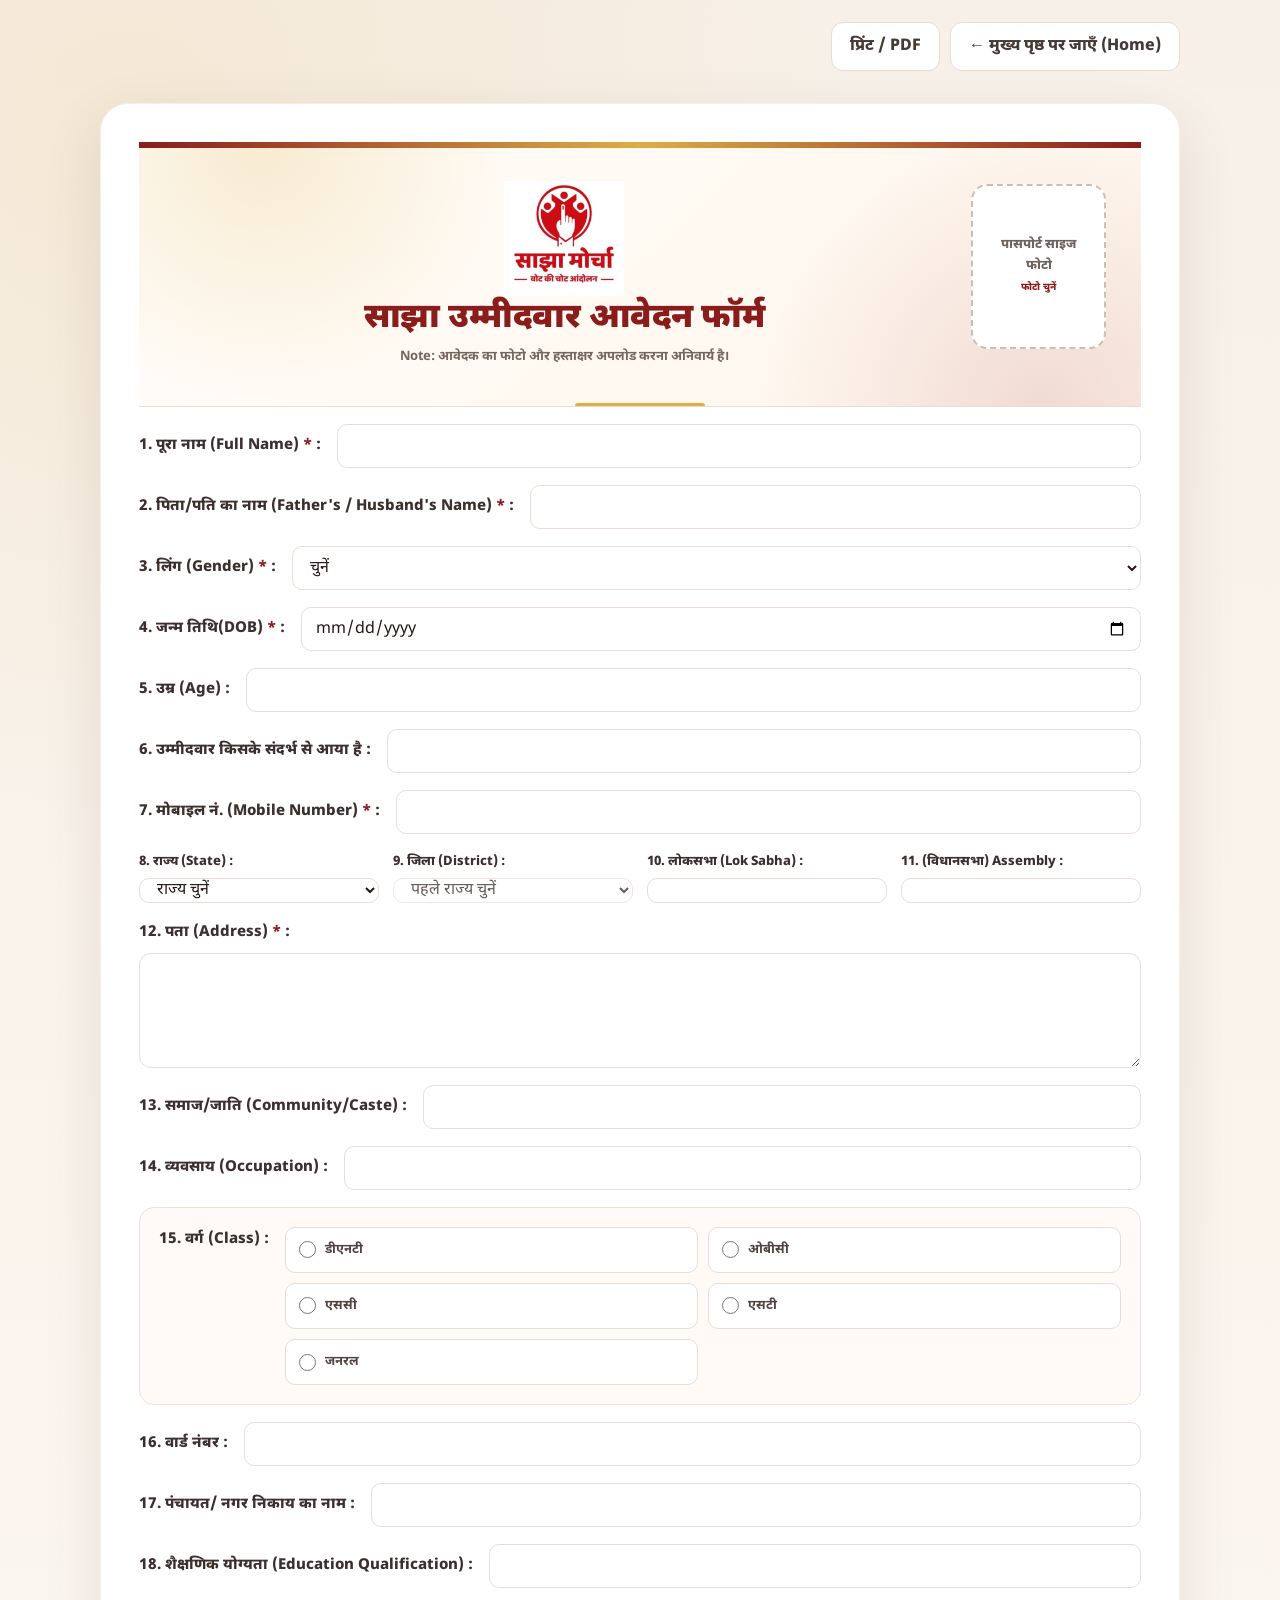
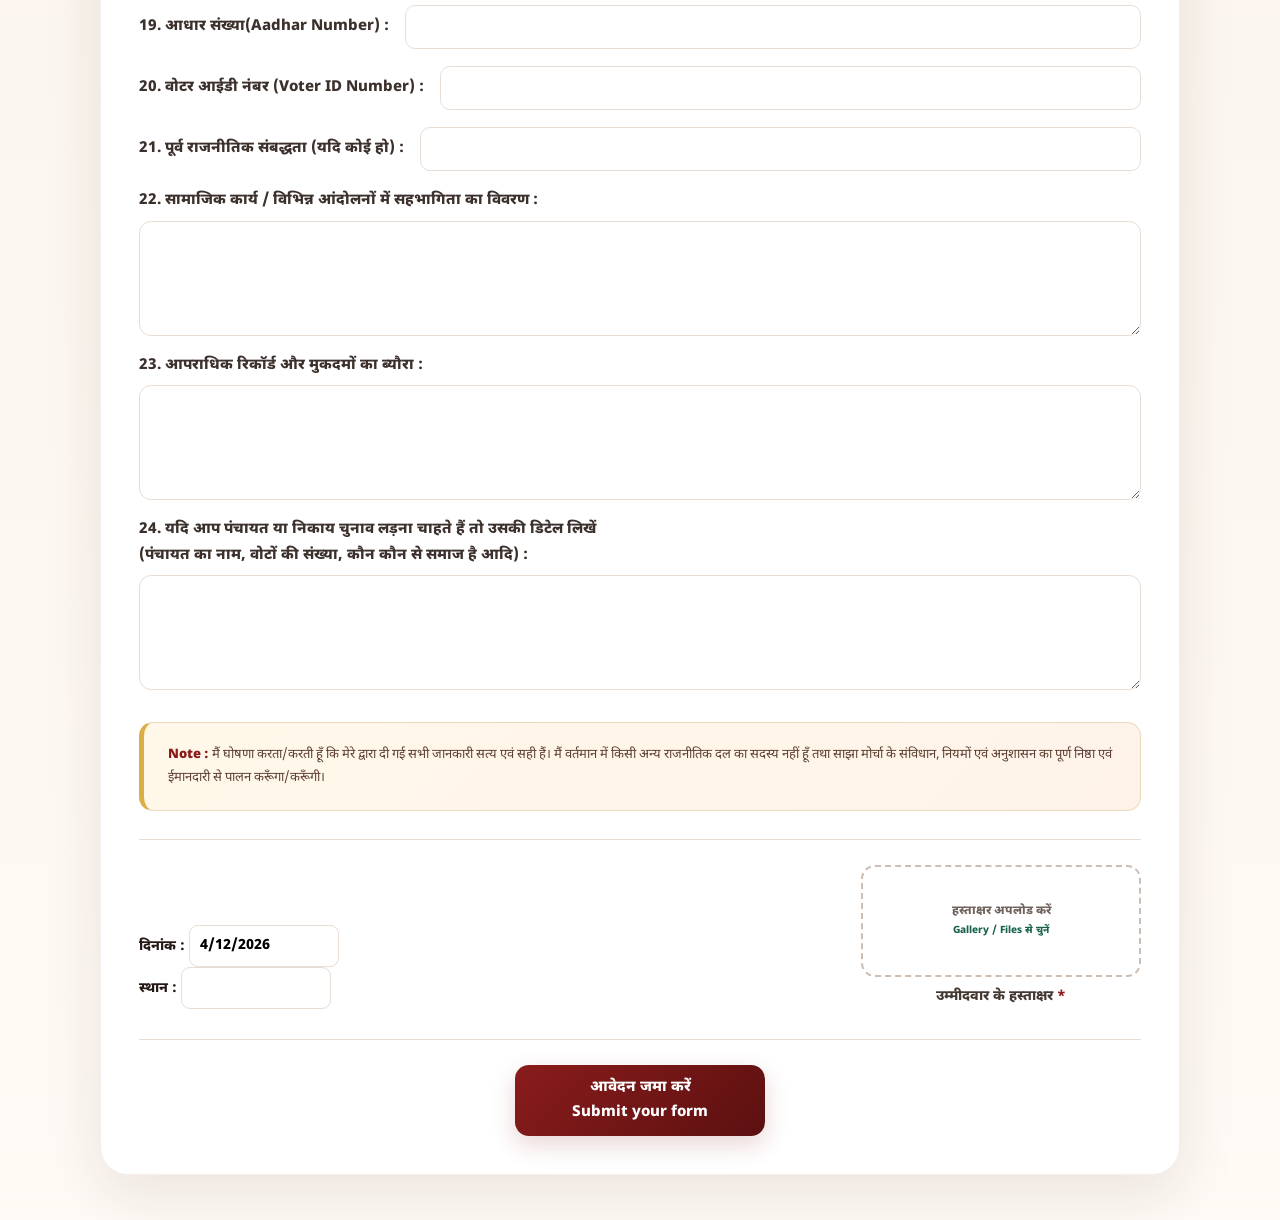
<file: sajha-ummidwar.html>
<!DOCTYPE html>
<html lang="hi">

<head>
    <meta charset="UTF-8">

    <meta
        name="description"
        content="साझा मोर्चा — साझा उम्मीदवार डेमो फॉर्म">
        <meta name="viewport" content="width=device-width, initial-scale=1.0">

    <title>
        साझा उम्मीदवार | आवेदन फॉर्म |
    </title>
      <link rel="icon"
          type="image/png"
          href="./favicon.jpeg">

        <link rel="stylesheet" href="./assets/form.css">

</head>


<body>

</head>

<body>
<div class="actions">
    <button class="btn btn-secondary" type="button" onclick="window.print()">प्रिंट / PDF</button>
    <a href="/index.html" class="btn btn-secondary">← मुख्य पृष्ठ पर जाएँ (Home)</a>
</div>

<div class="status" id="status">
    आवेदन तैयार है। जानकारी सर्वर पर भेजी गई है।
</div>

<main class="page">

<form
    id="candidateForm"
    action="https://formsubmit.co/morchasajha@gmail.com"
    method="POST"
    enctype="multipart/form-data">
    <!-- FormSubmit settings -->
    <input type="hidden" name="_subject" value="नया साझा मोर्चा आवेदन">
    <input type="hidden" name="_template" value="table">
    <input type="hidden" name="_captcha" value="false">
    <input type="hidden" id="candidateId" name="candidate_id">

    <!-- FormSubmit requires an absolute HTTPS redirect URL.
         JavaScript below sets this automatically from the live website URL. -->
   <input
    type="hidden"
    name="_next"
    id="formSubmitNext"
    value="https://sajhamorcha.in/thankyou.html">
    

    <!-- Honeypot spam protection -->
    <input type="text"
           name="_honey"
           tabindex="-1"
           autocomplete="off"
           style="display:none">

<header class="form-header">

    <img src="./pictures/logo.jpeg" alt="साझा मोर्चा लोगो" class="logo">

    <h1 class="form-title">साझा उम्मीदवार आवेदन फॉर्म</h1>
    <p class="form-subtitle"> <b> Note: आवेदक का फोटो और हस्ताक्षर अपलोड करना अनिवार्य है। </b> </p>

    <label class="photo-upload" for="photo">
        <span id="photoText">पासपोर्ट साइज<br>फोटो<br><small>फोटो चुनें</small></span>
        <img id="photoPreview" alt="उम्मीदवार की फोटो">
    </label>

    <input id="photo" name="photo" type="file" accept="image/jpeg,image/png,image/webp" required>

</header>


<!-- 1 -->
<div class="form-row">
    <label class="form-label" for="fullName">
        1. पूरा नाम (Full Name) <span class="required">*</span> :
    </label>
    <input class="line-input" id="fullName" name="fullName" required autocomplete="name">
</div>

<!-- 2 -->
<div class="form-row">
    <label class="form-label" for="parentName">
        2. पिता/पति का नाम (Father's / Husband's Name) <span class="required">*</span> :
    </label>
    <input class="line-input" id="parentName" name="parentName" required>
</div>

<!-- 3 -->
<div class="form-row">
    <label class="form-label" for="gender">
        3. लिंग (Gender) <span class="required">*</span> :
    </label>
    <select class="inline-select" id="gender" name="gender" required>
        <option value="">चुनें</option>
        <option>पुरुष</option>
        <option>महिला</option>
        <option>अन्य</option>
    </select>
</div>



<!-- DATE OF BIRTH -->
<div class="form-row">
    <label class="form-label" for="dob">
        4. जन्म तिथि(DOB) <span class="required">*</span> :
    </label>

    <input
        class="line-input"
        id="dob"
        name="date_of_birth"
        type="date"
        required>
</div>

<!-- AGE -->
<div class="form-row">
    <label class="form-label" for="age">
        5. उम्र (Age) :
    </label>

    <input
        class="line-input"
        id="age"
        name="age"
        type="number"
        readonly>
</div>

<!-- संदर्भ -->
<div class="form-row">
    <label class="form-label" for="reference">
        6. उम्मीदवार किसके संदर्भ से आया है :
    </label>

    <input
        class="line-input"
        id="reference"
        name="reference_from"
        type="text">
</div>

<!-- 4 -->
<div class="form-row">
    <label class="form-label" for="mobile">
        7. मोबाइल नं. (Mobile Number) <span class="required">*</span> :
    </label>
    <input class="line-input" id="mobile" name="mobile" type="tel"
           inputmode="numeric" maxlength="10" pattern="[0-9]{10}"
           required autocomplete="tel">
</div>

<!-- 6 -->
<div class="grid-4">
    <div class="field-inline">
        <label class="form-label" for="state">8. राज्य (State) :</label>
        <select class="line-input" id="state" name="state" required>
            <option value="">राज्य चुनें</option>
        </select>
    </div>

    <div class="field-inline">
        <label class="form-label" for="district">9. जिला (District) :</label>
        <select
            class="line-input"
            id="district"
            name="district"
            required
            disabled>
            <option value="">पहले राज्य चुनें</option>
        </select>
    </div>

    <div class="field-inline">
        <label class="form-label" for="lokSabha">10. लोकसभा (Lok Sabha) :</label>
        <input class="line-input" id="lokSabha" name="lokSabha">
    </div>

    <div class="field-inline">
        <label class="form-label" for="assembly">11. (विधानसभा) Assembly :</label>
        <input class="line-input" id="assembly" name="assembly">
    </div>
</div>

<!-- 7 -->
<div class="form-row full-row">
    <label class="form-label" for="address">
        12. पता (Address) <span class="required">*</span> :
    </label>
    <textarea class="textarea-line" id="address" name="address" required></textarea>
</div>

<!-- 8 -->
<div class="form-row">
    <label class="form-label" for="community">
        13. समाज/जाति (Community/Caste) :
    </label>
    <input class="line-input" id="community" name="community">
</div>

<!-- 9 -->
<div class="form-row">
    <label class="form-label" for="occupation">
        14. व्यवसाय (Occupation) :
    </label>
    <input class="line-input" id="occupation" name="occupation">
</div>

<!-- 15 -->
<div class="form-row class-row">
    <span class="form-label">15. वर्ग (Class) :</span>

    <div class="class-options">
        <label class="class-option">
            <input type="radio" name="class" value="डीएटी संघर्ष समिति">
            डीएनटी
        </label>

        <label class="class-option">
            <input type="radio" name="class" value="वंचित ओबीसी संघर्ष समिति">
            ओबीसी 
        </label>

        <label class="class-option">
            <input type="radio" name="class" value="वंचित एससी संघर्ष समिति">
            एससी 
        </label>

        <label class="class-option">
            <input type="radio" name="class" value="वंचित एसटी संघर्ष समिति">
           एसटी
        </label>

        <label class="class-option">
            <input type="radio" name="class" value="प्लस (जनरल) संघर्ष समिति">
           जनरल
        </label>
    </div>
</div>

<!-- 11 -->
<div class="form-row">
    <label class="form-label" for="wardNumber">
        16. वार्ड नंबर :
    </label>
    <input class="line-input" id="wardNumber" name="wardNumber">
</div>

<!-- 11 -->
<div class="form-row">
    <label class="form-label" for="localBody">
        17. पंचायत/ नगर निकाय का नाम :
    </label>
    <input class="line-input" id="localBody" name="localBody">
</div>


<!-- 11 -->
<div class="form-row">
    <label class="form-label" for="education">
        18. शैक्षणिक योग्यता (Education Qualification) :
    </label>
    <input class="line-input" id="education" name="education">
</div>

<!-- आधार संख्या -->
<div class="form-row">
    <label class="form-label" for="aadhaar">
        19. आधार संख्या(Aadhar Number) :
    </label>

    <input
        class="line-input"
        id="aadhaar"
        name="aadhaar"
        type="text"
        inputmode="numeric"
        maxlength="12"
        pattern="[0-9]{12}"
        autocomplete="off">
</div>

<!-- VOTER ID -->
<div class="form-row">
    <label class="form-label" for="voterId">
        20. वोटर आईडी नंबर (Voter ID Number) :
    </label>

    <input
        class="line-input"
        id="voterId"
        name="voter_id"
        type="text"
        maxlength="10"
        pattern="[A-Za-z0-9]{10}"
        autocomplete="off">
</div>

<!-- 13 -->
<div class="form-row">
    <label class="form-label" for="political">
        21. पूर्व राजनीतिक संबद्धता (यदि कोई हो) :
    </label>
    <input class="line-input" id="political" name="political">
</div>

<!-- 14 -->
<div class="form-row full-row">
    <label class="form-label" for="socialWork">
        22. सामाजिक कार्य / विभिन्न आंदोलनों में सहभागिता का विवरण :
    </label>
    <textarea class="textarea-line" id="socialWork" name="socialWork"></textarea>
</div>

<!-- 15 -->
<div class="form-row full-row">
    <label class="form-label" for="criminal">
        23. आपराधिक रिकॉर्ड और मुकदमों का ब्यौरा :
    </label>
    <textarea class="textarea-line" id="criminal" name="criminal"></textarea>
</div>

<!-- 16 -->
<div class="form-row full-row">
    <label class="form-label" for="electionDetails">
        24. यदि आप पंचायत या निकाय चुनाव लड़ना चाहते हैं तो उसकी डिटेल लिखें <br>
        (पंचायत का नाम, वोटों की संख्या, कौन कौन से समाज है आदि) :
    </label>
    <textarea class="textarea-line" id="electionDetails" name="electionDetails"></textarea>
</div>


<div class="note">
    <strong>Note :</strong>
    मैं घोषणा करता/करती हूँ कि मेरे द्वारा दी गई सभी जानकारी सत्य एवं सही हैं।
    मैं वर्तमान में किसी अन्य राजनीतिक दल का सदस्य नहीं हूँ तथा साझा मोर्चा के
    संविधान, नियमों एवं अनुशासन का पूर्ण निष्ठा एवं ईमानदारी से पालन करूँगा/करूँगी।
</div>


<div class="bottom-row">

    <div class="date-place">
        दिनांक :
        <input class="signature-input" id="date" name="application_date" type="text"
               style="width:150px;text-align:left"
               readonly>
        <br>
        स्थान :
        <input class="signature-input" id="place" name="place" type="text"
               style="width:150px;text-align:left">
    </div>

    <div class="signature">
        <label class="signature-upload" for="signature">
            <span id="signatureText">हस्ताक्षर अपलोड करें<br><small>Gallery / Files से चुनें</small></span>
            <img id="signaturePreview" alt="उम्मीदवार के हस्ताक्षर का पूर्वावलोकन">
        </label>

        <input
            id="signature"
            name="signature"
            type="file"
            accept="image/jpeg,image/png,image/webp"
            required>

        <div class="signature-caption">
            उम्मीदवार के हस्ताक्षर <span class="required">*</span>
        </div>
    </div>

</div>


    <div class="actions" style="width:100%; margin-top:30px;">
        <button
            class="btn btn-primary"
            type="submit">
            आवेदन जमा करें <br> Submit your form
        </button>
    </div>

</form>


</main>



<script>
const form = document.getElementById("candidateForm");

function generateCandidateId() {
    const year = new Date().getFullYear();

    const randomPart = Math.random()
        .toString(36)
        .substring(2, 8)
        .toUpperCase();

    return `SU-${year}-${randomPart}`;
}

const candidateId = generateCandidateId();
localStorage.setItem("candidateId", candidateId);
document.getElementById("candidateId").value = candidateId;

const photoInput = document.getElementById("photo");
const photoPreview = document.getElementById("photoPreview");
const photoText = document.getElementById("photoText");

const signatureInput = document.getElementById("signature");
const signaturePreview = document.getElementById("signaturePreview");
const signatureText = document.getElementById("signatureText");

const statusBox = document.getElementById("status");
const mobile = document.getElementById("mobile");
const aadhaar = document.getElementById("aadhaar");
const voterId = document.getElementById("voterId");
const dob = document.getElementById("dob");
const age = document.getElementById("age");
const state = document.getElementById("state");
const district = document.getElementById("district");

const stateDistricts = {

    "आंध्र प्रदेश": [
        "अल्लूरी सीताराम राजू",
        "अनकापल्ली",
        "अनंतपुरमु",
        "अन्नमय्या",
        "बापटला",
        "चित्तूर",
        "डॉ. बी. आर. अंबेडकर कोनसीमा",
        "पूर्वी गोदावरी",
        "एलुरु",
        "गुंटूर",
        "काकीनाडा",
        "कृष्णा",
        "कुरनूल",
        "मार्कापुरम",
        "नंद्याल",
        "एनटीआर",
        "पलनाडु",
        "पार्वतीपुरम मन्यम",
        "पोलावरम",
        "प्रकाशम",
        "श्री पोट्टी श्रीरामुलु नेल्लोर",
        "श्री सत्य साई",
        "श्रीकाकुलम",
        "तिरुपति",
        "विशाखापट्टनम",
        "विजयनगरम",
        "पश्चिमी गोदावरी",
        "वाईएसआर कडपा"
    ],

    "अरुणाचल प्रदेश": [
        "अंजॉ",
        "बिचोम",
        "चांगलांग",
        "दिबांग घाटी",
        "पूर्वी कामेंग",
        "पूर्वी सियांग",
        "कामले",
        "केई पन्योर",
        "क्रा दादी",
        "कुरुंग कुमे",
        "लेपा राडा",
        "लोहित",
        "लोंगडिंग",
        "निचली दिबांग घाटी",
        "निचला सियांग",
        "निचला सुबनसिरी",
        "नामसाई",
        "पक्के-केसांग",
        "पापुम पारे",
        "शी योमी",
        "सियांग",
        "तवांग",
        "तिरप",
        "ऊपरी सियांग",
        "ऊपरी सुबनसिरी",
        "पश्चिमी कामेंग",
        "पश्चिमी सियांग"
    ],

    "असम": [
        "बक्सा",
        "बजाली",
        "बरपेटा",
        "बिस्वनाथ",
        "बोंगाईगांव",
        "कछार",
        "चराइदेव",
        "दरांग",
        "धेमाजी",
        "धुबरी",
        "डिब्रूगढ़",
        "दिमा हसाओ",
        "ग्वालपाड़ा",
        "गोलाघाट",
        "हैलाकांडी",
        "होजाई",
        "जोरहाट",
        "कामरूप",
        "कामरूप महानगर",
        "कार्बी आंगलोंग",
        "करीमगंज",
        "कोकराझार",
        "लखीमपुर",
        "माजुली",
        "मोरीगांव",
        "नगांव",
        "नलबाड़ी",
        "शिवसागर",
        "सोनितपुर",
        "दक्षिण सालमारा-मनकाचर",
        "तमुलपुर",
        "तिनसुकिया",
        "उदलगुड़ी",
        "पश्चिमी कार्बी आंगलोंग"
    ],

    "बिहार": [
        "अररिया",
        "अरवल",
        "औरंगाबाद",
        "बांका",
        "बेगूसराय",
        "भागलपुर",
        "भोजपुर",
        "बक्सर",
        "दरभंगा",
        "पूर्वी चंपारण",
        "गया",
        "गोपालगंज",
        "जमुई",
        "जहानाबाद",
        "कैमूर",
        "कटिहार",
        "खगड़िया",
        "किशनगंज",
        "लखीसराय",
        "मधेपुरा",
        "मधुबनी",
        "मुंगेर",
        "मुजफ्फरपुर",
        "नालंदा",
        "नवादा",
        "पटना",
        "पूर्णिया",
        "रोहतास",
        "सहरसा",
        "समस्तीपुर",
        "सारण",
        "शेखपुरा",
        "शिवहर",
        "सीतामढ़ी",
        "सीवान",
        "सुपौल",
        "वैशाली",
        "पश्चिमी चंपारण"
    ],

    "छत्तीसगढ़": [
        "बालोद",
        "बलौदा बाजार",
        "बलरामपुर-रामानुजगंज",
        "बस्तर",
        "बेमेतरा",
        "बीजापुर",
        "बिलासपुर",
        "दंतेवाड़ा",
        "धमतरी",
        "दुर्ग",
        "गरियाबंद",
        "गौरेला-पेंड्रा-मरवाही",
        "जांजगीर-चांपा",
        "जशपुर",
        "कबीरधाम",
        "कांकेर",
        "खैरागढ़-छुईखदान-गंडई",
        "कोंडागांव",
        "कोरबा",
        "कोरिया",
        "महासमुंद",
        "मनेंद्रगढ़-चिरमिरी-भरतपुर",
        "मोहला-मानपुर-अंबागढ़ चौकी",
        "मुंगेली",
        "नारायणपुर",
        "रायगढ़",
        "रायपुर",
        "राजनांदगांव",
        "सक्ती",
        "सारंगढ़-बिलाईगढ़",
        "सुकमा",
        "सूरजपुर",
        "सरगुजा"
    ],

    "गोवा": [
        "उत्तर गोवा",
        "दक्षिण गोवा"
    ],

    "गुजरात": [
        "अहमदाबाद",
        "अमरेली",
        "आनंद",
        "अरावली",
        "बनासकांठा",
        "भरूच",
        "भावनगर",
        "बोटाद",
        "छोटा उदयपुर",
        "दाहोद",
        "डांग",
        "देवभूमि द्वारका",
        "गांधीनगर",
        "गिर सोमनाथ",
        "जामनगर",
        "जूनागढ़",
        "खेड़ा",
        "कच्छ",
        "महिसागर",
        "मेहसाणा",
        "मोरबी",
        "नर्मदा",
        "नवसारी",
        "पंचमहल",
        "पाटन",
        "पोरबंदर",
        "राजकोट",
        "साबरकांठा",
        "सूरत",
        "सुरेंद्रनगर",
        "तापी",
        "वडोदरा",
        "वलसाड",
        "वाव-थराद"
    ],

    "हरियाणा": [
        "अंबाला",
        "भिवानी",
        "चरखी दादरी",
        "फरीदाबाद",
        "फतेहाबाद",
        "गुरुग्राम",
        "हांसी",
        "हिसार",
        "झज्जर",
        "जींद",
        "कैथल",
        "करनाल",
        "कुरुक्षेत्र",
        "महेंद्रगढ़",
        "नूंह",
        "पलवल",
        "पंचकूला",
        "पानीपत",
        "रेवाड़ी",
        "रोहतक",
        "सिरसा",
        "सोनीपत",
        "यमुनानगर"
    ],

    "हिमाचल प्रदेश": [
        "बिलासपुर",
        "चंबा",
        "हमीरपुर",
        "कांगड़ा",
        "किन्नौर",
        "कुल्लू",
        "लाहौल और स्पीति",
        "मंडी",
        "शिमला",
        "सिरमौर",
        "सोलन",
        "ऊना"
    ],

    "झारखंड": [
        "बोकारो",
        "चतरा",
        "देवघर",
        "धनबाद",
        "दुमका",
        "पूर्वी सिंहभूम",
        "गढ़वा",
        "गिरिडीह",
        "गोड्डा",
        "गुमला",
        "हजारीबाग",
        "जामताड़ा",
        "खूंटी",
        "कोडरमा",
        "लातेहार",
        "लोहरदगा",
        "पाकुड़",
        "पलामू",
        "रामगढ़",
        "रांची",
        "साहिबगंज",
        "सरायकेला-खरसावां",
        "सिमडेगा",
        "पश्चिमी सिंहभूम"
    ],

    "कर्नाटक": [
        "बागलकोट",
        "बल्लारी",
        "बेलगावी",
        "बेंगलुरु ग्रामीण",
        "बेंगलुरु शहरी",
        "बीदर",
        "चामराजनगर",
        "चिक्कबल्लापुर",
        "चिक्कमगलुरु",
        "चित्रदुर्ग",
        "दक्षिण कन्नड़",
        "दावणगेरे",
        "धारवाड़",
        "गडग",
        "हासन",
        "हावेरी",
        "कल्याण कर्नाटक",
        "कोडागु",
        "कोलार",
        "कोप्पल",
        "मांड्या",
        "मैसूरु",
        "रायचूर",
        "रामनगर",
        "शिवमोग्गा",
        "तुमकुरु",
        "उडुपी",
        "उत्तर कन्नड़",
        "विजयपुरा",
        "विजयनगर",
        "यादगीर"
    ],

    "केरल": [
        "अलप्पुझा",
        "एर्नाकुलम",
        "इडुक्की",
        "कन्नूर",
        "कासरगोड",
        "कोल्लम",
        "कोट्टायम",
        "कोझिकोड",
        "मलप्पुरम",
        "पालक्काड",
        "पथनमथिट्टा",
        "तिरुवनंतपुरम",
        "त्रिशूर",
        "वायनाड"
    ],

    "मध्य प्रदेश": [
        "आगर-मालवा",
        "अलीराजपुर",
        "अनूपपुर",
        "अशोकनगर",
        "बालाघाट",
        "बड़वानी",
        "बैतूल",
        "भिंड",
        "भोपाल",
        "बुरहानपुर",
        "छतरपुर",
        "छिंदवाड़ा",
        "दमोह",
        "दतिया",
        "देवास",
        "धार",
        "डिंडोरी",
        "गुना",
        "ग्वालियर",
        "हरदा",
        "इंदौर",
        "जबलपुर",
        "झाबुआ",
        "कटनी",
        "खंडवा",
        "खरगोन",
        "मैहर",
        "मंडला",
        "मंदसौर",
        "मऊगंज",
        "मुरैना",
        "नर्मदापुरम",
        "नरसिंहपुर",
        "नीमच",
        "निवाड़ी",
        "पन्ना",
        "पांढुर्णा",
        "रायसेन",
        "राजगढ़",
        "रतलाम",
        "रीवा",
        "सागर",
        "सतना",
        "सीहोर",
        "सिवनी",
        "शहडोल",
        "शाजापुर",
        "श्योपुर",
        "शिवपुरी",
        "सीधी",
        "सिंगरौली",
        "टीकमगढ़",
        "उज्जैन",
        "उमरिया",
        "विदिशा"
    ],

    "महाराष्ट्र": [
        "अहिल्यानगर",
        "अकोला",
        "अमरावती",
        "बीड",
        "भंडारा",
        "बुलढाणा",
        "चंद्रपुर",
        "छत्रपति संभाजीनगर",
        "धाराशिव",
        "धुले",
        "गडचिरोली",
        "गोंदिया",
        "हिंगोली",
        "जलगांव",
        "जालना",
        "कोल्हापुर",
        "लातूर",
        "मुंबई शहर",
        "मुंबई उपनगर",
        "नागपुर",
        "नांदेड",
        "नंदुरबार",
        "नाशिक",
        "पालघर",
        "परभणी",
        "पुणे",
        "रायगढ़",
        "रत्नागिरी",
        "सांगली",
        "सातारा",
        "सिंधुदुर्ग",
        "सोलापुर",
        "ठाणे",
        "वर्धा",
        "वाशिम",
        "यवतमाल"
    ],

    "मणिपुर": [
        "बिष्णुपुर",
        "चंदेल",
        "चुराचांदपुर",
        "इंफाल पूर्व",
        "इंफाल पश्चिम",
        "जिरीबाम",
        "काकचिंग",
        "कामजोंग",
        "कांगपोकपी",
        "नौने",
        "फेरज़ावल",
        "सेनापति",
        "तामेंगलांग",
        "टेंगनौपाल",
        "थौबल",
        "उखरुल"
    ],

    "मेघालय": [
        "पूर्वी गारो हिल्स",
        "पूर्वी जयंतिया हिल्स",
        "पूर्वी खासी हिल्स",
        "पूर्वी पश्चिमी खासी हिल्स",
        "उत्तर गारो हिल्स",
        "री-भोई",
        "दक्षिण गारो हिल्स",
        "दक्षिण पश्चिमी गारो हिल्स",
        "दक्षिण पश्चिमी खासी हिल्स",
        "पश्चिमी गारो हिल्स",
        "पश्चिमी जयंतिया हिल्स",
        "पश्चिमी खासी हिल्स"
    ],

    "मिजोरम": [
        "आइजोल",
        "चम्फाई",
        "हनाहथियाल",
        "खावजॉल",
        "कोलासिब",
        "लॉन्गतलाई",
        "लुंगलेई",
        "मामित",
        "सैहा",
        "सैतुअल",
        "सेरछिप"
    ],

    "नागालैंड": [
        "चुमौकेदिमा",
        "दीमापुर",
        "किफिरे",
        "कोहिमा",
        "लोंगलेंग",
        "मोकोकचुंग",
        "मोन",
        "मेलुरी",
        "निउलैंड",
        "नोकलाक",
        "पेरेन",
        "फेक",
        "शमाटोर",
        "तुएनसांग",
        "वोखा",
        "जुन्हेबोटो"
    ],

    "ओडिशा": [
        "अंगुल",
        "बलांगीर",
        "बालासोर",
        "बरगढ़",
        "भद्रक",
        "बौध",
        "कटक",
        "देवगढ़",
        "ढेंकानाल",
        "गजपति",
        "गंजाम",
        "जगतसिंहपुर",
        "जाजपुर",
        "झारसुगुड़ा",
        "कालाहांडी",
        "कंधमाल",
        "केंद्रापड़ा",
        "केंदुझर",
        "खोरधा",
        "कोरापुट",
        "मलकानगिरी",
        "मयूरभंज",
        "नबरंगपुर",
        "नयागढ़",
        "नुआपाड़ा",
        "पुरी",
        "रायगढ़ा",
        "संबलपुर",
        "सुबर्णपुर",
        "सुंदरगढ़"
    ],

    "पंजाब": [
        "अमृतसर",
        "बरनाला",
        "बठिंडा",
        "फरीदकोट",
        "फतेहगढ़ साहिब",
        "फाजिल्का",
        "फिरोजपुर",
        "गुरदासपुर",
        "होशियारपुर",
        "जालंधर",
        "कपूरथला",
        "लुधियाना",
        "मलेरकोटला",
        "मानसा",
        "मोगा",
        "पठानकोट",
        "पटियाला",
        "रूपनगर",
        "साहिबजादा अजीत सिंह नगर",
        "संगरूर",
        "शहीद भगत सिंह नगर",
        "श्री मुक्तसर साहिब",
        "तरन तारन"
    ],

    "राजस्थान": [
        "अजमेर",
        "अलवर",
        "बालोतरा",
        "बांसवाड़ा",
        "बारां",
        "बाड़मेर",
        "ब्यावर",
        "भरतपुर",
        "भीलवाड़ा",
        "बीकानेर",
        "बूंदी",
        "चित्तौड़गढ़",
        "चूरू",
        "दौसा",
        "डीग",
        "धौलपुर",
        "डीडवाना-कुचामन",
        "डूंगरपुर",
        "श्रीगंगानगर",
        "हनुमानगढ़",
        "जयपुर",
        "जैसलमेर",
        "जालौर",
        "झालावाड़",
        "झुंझुनूं",
        "जोधपुर",
        "करौली",
        "खैरथल-तिजारा",
        "कोटा",
        "कोटपूतली-बहरोड़",
        "नागौर",
        "पाली",
        "फलोदी",
        "प्रतापगढ़",
        "राजसमंद",
        "सलूंबर",
        "सवाई माधोपुर",
        "सीकर",
        "सिरोही",
        "टोंक",
        "उदयपुर"
    ],

    "सिक्किम": [
        "गंगटोक",
        "ग्यालशिंग",
        "मंगन",
        "नामची",
        "पाक्योंग",
        "सोरेन्ग"
    ],

    "तमिलनाडु": [
        "अरियालुर",
        "चेंगलपट्टु",
        "चेन्नई",
        "कोयंबटूर",
        "कडलूर",
        "धर्मपुरी",
        "डिंडीगुल",
        "इरोड",
        "कल्लाकुरिची",
        "कांचीपुरम",
        "करूर",
        "कृष्णागिरि",
        "मदुरै",
        "मयिलादुथुरई",
        "नागपट्टिनम",
        "नमक्कल",
        "नीलगिरि",
        "पेरम्बलूर",
        "पुदुक्कोट्टई",
        "रामनाथपुरम",
        "रानीपेट",
        "सलेम",
        "शिवगंगा",
        "तेनकासी",
        "तंजावुर",
        "थेनी",
        "तूतीकोरिन",
        "तिरुचिरापल्ली",
        "तिरुनेलवेली",
        "तिरुपत्तूर",
        "तिरुप्पुर",
        "तिरुवल्लूर",
        "तिरुवन्नामलाई",
        "तिरुवारूर",
        "वेल्लोर",
        "विलुप्पुरम",
        "विरुधुनगर"
    ],

    "तेलंगाना": [
        "आदिलाबाद",
        "भद्राद्रि कोठागुडेम",
        "हनमकोंडा",
        "हैदराबाद",
        "जगतियाल",
        "जंगांव",
        "जयशंकर भूपालपल्ली",
        "जोगुलाम्बा गडवाल",
        "कामारेड्डी",
        "करीमनगर",
        "खम्मम",
        "कोमाराम भीम आसिफाबाद",
        "महबूबाबाद",
        "महबूबनगर",
        "मंचेरियल",
        "मेडक",
        "मेडचल-मलकाजगिरी",
        "मुलुगु",
        "नागarkurnool",
        "नलगोंडा",
        "नारायणपेट",
        "निर्मल",
        "निजामाबाद",
        "पेद्दापल्ली",
        "राजन्ना सिरसिला",
        "रंगारेड्डी",
        "संगारेड्डी",
        "सिद्दीपेट",
        "सूर्यापेट",
        "विकाराबाद",
        "वानापर्थी",
        "वारंगल",
        "यादाद्रि भुवनगिरि"
    ],

    "त्रिपुरा": [
        "धलाई",
        "गोमती",
        "खोवाई",
        "उत्तर त्रिपुरा",
        "सिपाहीजाला",
        "दक्षिण त्रिपुरा",
        "उनाकोटी",
        "पश्चिम त्रिपुरा"
    ],

    "उत्तर प्रदेश": [
        "आगरा",
        "अलीगढ़",
        "अंबेडकर नगर",
        "अमेठी",
        "अमरोहा",
        "औरैया",
        "अयोध्या",
        "आजमगढ़",
        "बागपत",
        "बहराइच",
        "बलिया",
        "बलरामपुर",
        "बांदा",
        "बाराबंकी",
        "बरेली",
        "बस्ती",
        "भदोही",
        "बिजनौर",
        "बदायूं",
        "बुलंदशहर",
        "चंदौली",
        "चित्रकूट",
        "देवरिया",
        "एटा",
        "इटावा",
        "फर्रुखाबाद",
        "फतेहपुर",
        "फिरोजाबाद",
        "गौतम बुद्ध नगर",
        "गाजियाबाद",
        "गाजीपुर",
        "गोंडा",
        "गोरखपुर",
        "हमीरपुर",
        "हापुड़",
        "हरदोई",
        "हाथरस",
        "जालौन",
        "जौनपुर",
        "झांसी",
        "कन्नौज",
        "कानपुर देहात",
        "कानपुर नगर",
        "कासगंज",
        "कौशांबी",
        "कुशीनगर",
        "लखीमपुर खीरी",
        "ललितपुर",
        "लखनऊ",
        "महराजगंज",
        "महोबा",
        "मैनपुरी",
        "मथुरा",
        "मऊ",
        "मेरठ",
        "मिर्जापुर",
        "मुरादाबाद",
        "मुजफ्फरनगर",
        "पीलीभीत",
        "प्रतापगढ़",
        "प्रयागराज",
        "रायबरेली",
        "रामपुर",
        "सहारनपुर",
        "संभल",
        "संत कबीर नगर",
        "शाहजहांपुर",
        "शामली",
        "श्रावस्ती",
        "सिद्धार्थनगर",
        "सीतापुर",
        "सोनभद्र",
        "सुल्तानपुर",
        "उन्नाव",
        "वाराणसी"
    ],

    "उत्तराखंड": [
        "अल्मोड़ा",
        "बागेश्वर",
        "चमोली",
        "चंपावत",
        "देहरादून",
        "हरिद्वार",
        "नैनीताल",
        "पौड़ी गढ़वाल",
        "पिथौरागढ़",
        "रुद्रप्रयाग",
        "टिहरी गढ़वाल",
        "उधम सिंह नगर",
        "उत्तरकाशी"
    ],

    "पश्चिम बंगाल": [
        "अलीपुरद्वार",
        "बांकुड़ा",
        "बीरभूम",
        "कूच बिहार",
        "दक्षिण दिनाजपुर",
        "दार्जिलिंग",
        "हुगली",
        "हावड़ा",
        "जलपाईगुड़ी",
        "झाड़ग्राम",
        "कालिम्पोंग",
        "कोलकाता",
        "मालदा",
        "मुर्शिदाबाद",
        "नदिया",
        "उत्तर 24 परगना",
        "पश्चिम बर्धमान",
        "पश्चिम मेदिनीपुर",
        "पूर्व बर्धमान",
        "पूर्व मेदिनीपुर",
        "पुरुलिया",
        "दक्षिण 24 परगना",
        "उत्तर दिनाजपुर"
    ],


    /* =========================
       केंद्र शासित प्रदेश
       ========================= */

    "अंडमान और निकोबार द्वीपसमूह": [
        "उत्तर और मध्य अंडमान",
        "दक्षिण अंडमान",
        "निकोबार"
    ],

    "चंडीगढ़": [
        "चंडीगढ़"
    ],

    "दादरा और नगर हवेली और दमन और दीव": [
        "दादरा और नगर हवेली",
        "दमन",
        "दीव"
    ],

    "दिल्ली": [
        "उत्तर दिल्ली",
        "उत्तर-पूर्वी दिल्ली",
        "पश्चिमी दिल्ली",
        "उत्तर-पश्चिमी दिल्ली",
        "पूर्वी दिल्ली",
        "दक्षिणी दिल्ली",
        "दक्षिण-पश्चिमी दिल्ली",
        "दक्षिण-पूर्वी दिल्ली",
        "नई दिल्ली",
        "मध्य दिल्ली",
        "मध्य उत्तर दिल्ली",
        "बाहरी उत्तर दिल्ली",
        "पुरानी दिल्ली"
    ],

    "जम्मू और कश्मीर": [
        "अनंतनाग",
        "बांदीपोरा",
        "बारामूला",
        "बडगाम",
        "डोडा",
        "गांदरबल",
        "जम्मू",
        "कठुआ",
        "किश्तवाड़",
        "कुलगाम",
        "कुपवाड़ा",
        "पुंछ",
        "पुलवामा",
        "राजौरी",
        "रामबन",
        "रियासी",
        "सांबा",
        "शोपियां",
        "श्रीनगर",
        "उधमपुर"
    ],

    "लद्दाख": [
        "कारगिल",
        "लेह"
    ],

    "लक्षद्वीप": [
        "लक्षद्वीप"
    ],

    "पुडुचेरी": [
        "कराईकल",
        "माहे",
        "पुडुचेरी",
        "यानम"
    ]
};
const MAX_IMAGE_SIZE = 5 * 1024 * 1024; // 5 MB
const allowedImageTypes = [
    "image/jpeg",
    "image/png",
    "image/webp"
];

function validateImageFile(file, fieldName) {
    if (!file) return false;

    if (!allowedImageTypes.includes(file.type)) {
        alert(
            fieldName +
            " के लिए केवल JPG, PNG या WEBP image चुनें।"
        );
        return false;
    }

    if (file.size > MAX_IMAGE_SIZE) {
        alert(
            fieldName +
            " का आकार 5 MB से अधिक नहीं होना चाहिए।"
        );
        return false;
    }

    return true;
}

document.getElementById("date").value =
    new Date().toLocaleDateString("hi-IN");

Object.keys(stateDistricts).forEach(function (stateName) {
    const option = document.createElement("option");
    option.value = stateName;
    option.textContent = stateName;
    state.appendChild(option);
});

state.addEventListener("change", function () {
    district.innerHTML = "";

    if (!this.value) {
        district.disabled = true;
        district.innerHTML = '<option value="">पहले राज्य चुनें</option>';
        return;
    }

    district.disabled = false;
    district.innerHTML = '<option value="">जिला चुनें</option>';

    stateDistricts[this.value].forEach(function (districtName) {
        const option = document.createElement("option");
        option.value = districtName;
        option.textContent = districtName;
        district.appendChild(option);
    });
});

mobile.addEventListener("input", function(){
    this.value = this.value.replace(/\D/g,"").slice(0,10);
});

aadhaar.addEventListener("input", function(){
    this.value = this.value.replace(/\D/g,"").slice(0,12);
});

voterId.addEventListener("input", function () {
    this.value = this.value
        .replace(/[^A-Za-z0-9]/g, "")
        .slice(0, 10)
        .toUpperCase();
});

dob.addEventListener("change", function () {

    if (!this.value) {
        age.value = "";
        return;
    }

    const birthDate = new Date(this.value);
    const today = new Date();

    let calculatedAge =
        today.getFullYear() - birthDate.getFullYear();

    const monthDifference =
        today.getMonth() - birthDate.getMonth();

    if (
        monthDifference < 0 ||
        (
            monthDifference === 0 &&
            today.getDate() < birthDate.getDate()
        )
    ) {
        calculatedAge--;
    }

    age.value = calculatedAge;
});

photoInput.addEventListener("change", function(){
    const file = this.files[0];

    if (!file) {
        photoPreview.style.display = "none";
        photoText.style.display = "block";
        return;
    }

    if (!validateImageFile(file, "फोटो")) {
        this.value = "";
        photoPreview.style.display = "none";
        photoText.style.display = "block";
        return;
    }

    const reader = new FileReader();

    reader.onload = function(e) {
        photoPreview.src = e.target.result;
        photoPreview.style.display = "block";
        photoText.style.display = "none";
    };

    reader.readAsDataURL(file);
});


/* ==============================
   SIGNATURE UPLOAD + PREVIEW
   ============================== */

signatureInput.addEventListener("change", function() {
    const file = this.files[0];

    if (!file) {
        signaturePreview.style.display = "none";
        signatureText.style.display = "block";
        return;
    }

    if (!validateImageFile(file, "हस्ताक्षर")) {
        this.value = "";
        signaturePreview.style.display = "none";
        signatureText.style.display = "block";
        return;
    }

    const reader = new FileReader();

    reader.onload = function(e) {
        signaturePreview.src = e.target.result;
        signaturePreview.style.display = "block";
        signatureText.style.display = "none";
    };

    reader.readAsDataURL(file);
});

form.addEventListener("submit", function(event) {

    event.preventDefault();

    const submitButton =
        form.querySelector('button[type="submit"]');

    if (!photoInput.files.length) {
        alert("कृपया उम्मीदवार का फोटो अपलोड करें।");
        photoInput.closest(".photo-upload").scrollIntoView({
            behavior: "smooth",
            block: "center"
        });
        return;
    }

    if (!signatureInput.files.length) {
        alert("कृपया उम्मीदवार के हस्ताक्षर की image अपलोड करें।");
        signatureInput.closest(".signature-upload").scrollIntoView({
            behavior: "smooth",
            block: "center"
        });
        return;
    }

    if (!form.checkValidity()) {
        form.reportValidity();
        return;
    }

    const thankYouUrl =
        new URL("thankyou.html", window.location.href).href;

    document.getElementById("formSubmitNext").value =
        thankYouUrl;

    if (submitButton) {
        submitButton.disabled = true;
        submitButton.textContent =
            "आवेदन भेजा जा रहा है...";
        submitButton.style.opacity = "0.7";
        submitButton.style.cursor = "wait";
    }

    HTMLFormElement.prototype.submit.call(form);
});

</script>


</body>

</html>
</file>
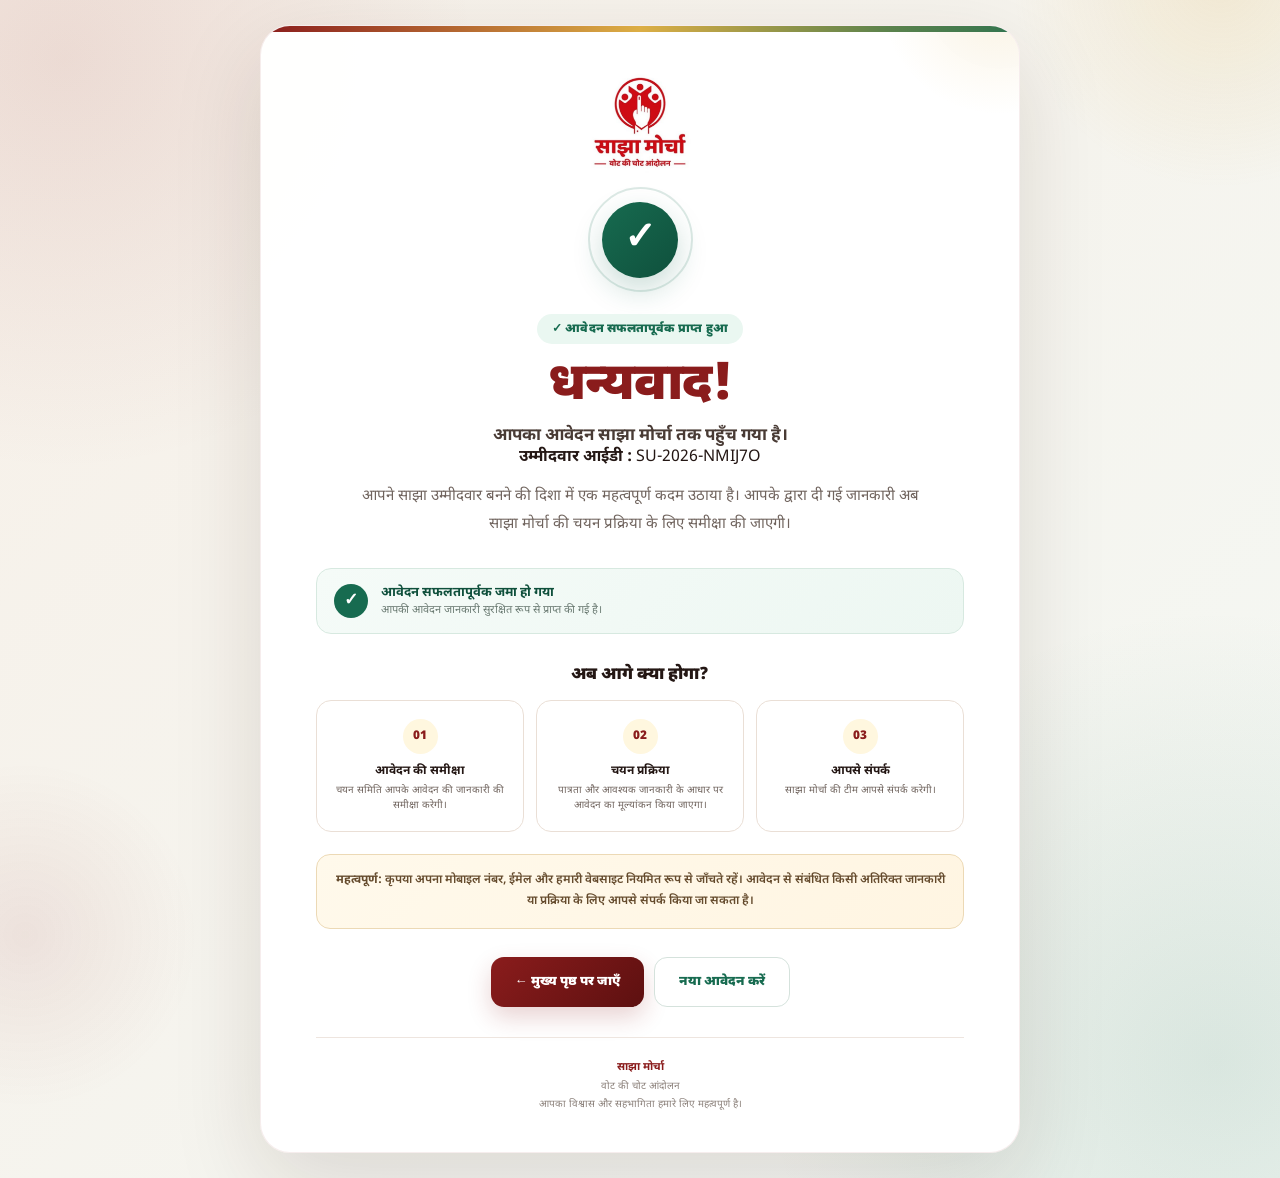
<file: thankyou.html>
<!DOCTYPE html>
<html lang="hi">

<head>

    <meta charset="UTF-8">

    <meta
        name="viewport"
        content="width=device-width, initial-scale=1.0">

    <meta
        name="description"
        content="साझा उम्मीदवार आवेदन सफलतापूर्वक प्राप्त हुआ। साझा मोर्चा आपके आवेदन की समीक्षा करेगा।">

    <meta
        name="theme-color"
        content="#8a1c1c">

    <title>
        आवेदन सफलतापूर्वक जमा हुआ | साझा मोर्चा
    </title>

  <link rel="icon"
          type="image/png"
          href="./favicon.jpeg">
    
    <!-- Google Font -->

    <link rel="preconnect"
          href="https://fonts.googleapis.com">

    <link rel="preconnect"
          href="https://fonts.gstatic.com"
          crossorigin>

    <link
        href="https://fonts.googleapis.com/css2?family=Noto+Sans+Devanagari:wght@400;500;600;700;800;900&display=swap"
        rel="stylesheet">


    <style>

        /* =====================================================
           ROOT
        ===================================================== */

        :root {

            --red: #8a1c1c;
            --red-dark: #5d1010;
            --red-light: #fff1ef;

            --green: #176b50;
            --green-dark: #0f503c;
            --green-light: #eaf7f1;

            --gold: #dcae45;
            --gold-light: #fff7df;

            --ink: #241714;
            --muted: #70645e;

            --cream: #fffaf4;

            --white: #ffffff;

            --line: #eadfd6;

            --shadow:
                0 30px 90px rgba(45, 25, 18, .13);

        }


        /* =====================================================
           RESET
        ===================================================== */

        * {
            box-sizing: border-box;
            margin: 0;
            padding: 0;
        }


        html {
            scroll-behavior: smooth;
        }


        body {

            min-height: 100vh;

            display: flex;
            align-items: center;
            justify-content: center;

            padding: 25px;

            font-family:
                "Noto Sans Devanagari",
                "Mangal",
                Arial,
                sans-serif;

            color: var(--ink);

            overflow-x: hidden;

            background:

                radial-gradient(
                    circle at 5% 5%,
                    rgba(138, 28, 28, .10),
                    transparent 25%
                ),

                radial-gradient(
                    circle at 95% 90%,
                    rgba(23, 107, 80, .12),
                    transparent 28%
                ),

                linear-gradient(
                    135deg,
                    #f7f0e8,
                    #f4f8f4
                );
        }


        /* =====================================================
           DECORATIVE BACKGROUND
        ===================================================== */

        body::before {

            content: "";

            position: fixed;

            width: 420px;
            height: 420px;

            top: -230px;
            right: -150px;

            border-radius: 50%;

            background:
                radial-gradient(
                    circle,
                    rgba(220, 174, 69, .16),
                    transparent 70%
                );

            pointer-events: none;
        }


        body::after {

            content: "";

            position: fixed;

            width: 350px;
            height: 350px;

            bottom: -210px;
            left: -150px;

            border-radius: 50%;

            background:
                radial-gradient(
                    circle,
                    rgba(138, 28, 28, .08),
                    transparent 70%
                );

            pointer-events: none;
        }


        /* =====================================================
           PAGE
        ===================================================== */

        .page {

            position: relative;
            z-index: 2;

            width: min(100%, 760px);

            margin: auto;
        }


        /* =====================================================
           CARD
        ===================================================== */

        .card {

            position: relative;

            padding: 48px 55px 38px;

            text-align: center;

            background:
                rgba(255, 255, 255, .97);

            border:
                1px solid rgba(138, 28, 28, .08);

            border-radius: 30px;

            box-shadow: var(--shadow);

            overflow: hidden;
        }


        /* Top campaign line */

        .card::before {

            content: "";

            position: absolute;

            left: 0;
            top: 0;

            width: 100%;
            height: 6px;

            background:
                linear-gradient(
                    90deg,
                    var(--red),
                    var(--gold),
                    var(--green)
                );
        }


        /* Decorative circles */

        .card::after {

            content: "";

            position: absolute;

            width: 240px;
            height: 240px;

            top: -150px;
            right: -100px;

            border-radius: 50%;

            background:
                radial-gradient(
                    circle,
                    rgba(220, 174, 69, .16),
                    transparent 70%
                );

            pointer-events: none;
        }


        /* =====================================================
           LOGO
        ===================================================== */

        .logo {

            position: relative;
            z-index: 3;

            width: 145px;
            height: 105px;

            object-fit: contain;

            display: block;

            margin: 0 auto 8px;
        }


        /* =====================================================
           SUCCESS BADGE
        ===================================================== */

        .success-wrap {

            position: relative;

            width: 105px;
            height: 105px;

            margin: 8px auto 22px;

            display: flex;
            align-items: center;
            justify-content: center;
        }


        .success-ring {

            position: absolute;

            inset: 0;

            border-radius: 50%;

            border:
                2px solid rgba(23, 107, 80, .15);

            animation:
                pulse-ring 2.5s infinite;
        }


        .success-icon {

            position: relative;
            z-index: 2;

            width: 76px;
            height: 76px;

            display: flex;
            align-items: center;
            justify-content: center;

            border-radius: 50%;

            background:
                linear-gradient(
                    135deg,
                    var(--green),
                    var(--green-dark)
                );

            color: white;

            font-size: 38px;

            font-weight: 900;

            box-shadow:
                0 12px 30px
                rgba(23, 107, 80, .22);

            animation:
                success-pop .65s ease-out;
        }


        @keyframes success-pop {

            0% {
                transform: scale(.3);
                opacity: 0;
            }

            70% {
                transform: scale(1.08);
            }

            100% {
                transform: scale(1);
                opacity: 1;
            }

        }


        @keyframes pulse-ring {

            0% {
                transform: scale(.85);
                opacity: .8;
            }

            70% {
                transform: scale(1.15);
                opacity: 0;
            }

            100% {
                opacity: 0;
            }

        }


        /* =====================================================
           EYEBROW
        ===================================================== */

        .eyebrow {

            position: relative;
            z-index: 3;

            display: inline-flex;

            align-items: center;

            gap: 6px;

            padding: 7px 15px;

            margin-bottom: 13px;

            border-radius: 50px;

            background:
                var(--green-light);

            color:
                var(--green);

            font-size: 12px;

            font-weight: 900;

            letter-spacing: .2px;
        }


        /* =====================================================
           HEADING
        ===================================================== */

        h1 {

            position: relative;
            z-index: 3;

            color: var(--red);

            font-size:
                clamp(34px, 7vw, 52px);

            line-height: 1.15;

            font-weight: 900;

            letter-spacing: -1px;
        }


        .subtitle {

            position: relative;
            z-index: 3;

            margin-top: 8px;

            color: #493b35;

            font-size: 17px;

            font-weight: 700;
        }


        /* =====================================================
           MAIN MESSAGE
        ===================================================== */

        .message {

            position: relative;
            z-index: 3;

            max-width: 570px;

            margin: 15px auto 0;

            color: var(--muted);

            font-size: 15px;

            line-height: 1.9;
        }


        /* =====================================================
           APPLICATION STATUS
        ===================================================== */

        .status-card {

            position: relative;
            z-index: 3;

            display: flex;

            align-items: center;

            gap: 13px;

            margin: 28px auto 0;

            padding: 15px 17px;

            text-align: left;

            background:
                linear-gradient(
                    135deg,
                    #f5fbf8,
                    #edf7f2
                );

            border:
                1px solid #d7e9e0;

            border-radius: 15px;
        }


        .status-check {

            flex: 0 0 auto;

            width: 34px;
            height: 34px;

            display: flex;

            align-items: center;
            justify-content: center;

            border-radius: 50%;

            background: var(--green);

            color: #fff;

            font-size: 17px;

            font-weight: 900;
        }


        .status-text strong {

            display: block;

            color: var(--green-dark);

            font-size: 13px;
        }


        .status-text span {

            display: block;

            margin-top: 2px;

            color: #6b7b73;

            font-size: 11px;
        }


        /* =====================================================
           NEXT STEPS
        ===================================================== */

        .next-title {

            position: relative;
            z-index: 3;

            margin-top: 30px;

            color: var(--ink);

            font-size: 17px;

            font-weight: 900;
        }


        .steps {

            position: relative;
            z-index: 3;

            display: grid;

            grid-template-columns:
                repeat(3, 1fr);

            gap: 12px;

            margin-top: 14px;
        }


        .step {

            padding: 18px 12px;

            background: #fff;

            border:
                1px solid var(--line);

            border-radius: 15px;

            transition:
                transform .25s ease,
                box-shadow .25s ease;
        }


        .step:hover {

            transform: translateY(-4px);

            box-shadow:
                0 10px 25px
                rgba(45, 25, 18, .07);
        }


        .step-number {

            width: 35px;
            height: 35px;

            margin: 0 auto 9px;

            display: flex;

            align-items: center;
            justify-content: center;

            border-radius: 50%;

            background:
                var(--gold-light);

            color:
                var(--red);

            font-size: 12px;

            font-weight: 900;
        }


        .step strong {

            display: block;

            color: var(--ink);

            font-size: 12px;
        }


        .step span {

            display: block;

            margin-top: 4px;

            color: var(--muted);

            font-size: 10px;

            line-height: 1.5;
        }


        /* =====================================================
           INFORMATION BOX
        ===================================================== */

        .highlight {

            position: relative;
            z-index: 3;

            margin: 22px auto 0;

            padding: 15px 18px;

            background:
                linear-gradient(
                    135deg,
                    #fff9eb,
                    #fff5e2
                );

            border:
                1px solid #ecd9b5;

            border-radius: 14px;

            color: #654b2d;

            font-size: 12px;

            line-height: 1.8;

            font-weight: 600;
        }


        /* =====================================================
           BUTTONS
        ===================================================== */

        .buttons {

            position: relative;
            z-index: 3;

            display: flex;

            justify-content: center;

            gap: 10px;

            margin-top: 28px;
        }


        .home-btn,
        .again-btn {

            min-height: 50px;

            display: inline-flex;

            align-items: center;

            justify-content: center;

            padding: 12px 24px;

            border-radius: 13px;

            text-decoration: none;

            font-size: 13px;

            font-weight: 900;

            transition:
                transform .25s ease,
                box-shadow .25s ease;
        }


        .home-btn {

            color: #fff;

            background:
                linear-gradient(
                    135deg,
                    var(--red),
                    var(--red-dark)
                );

            box-shadow:
                0 10px 25px
                rgba(138, 28, 28, .20);
        }


        .again-btn {

            color: var(--green);

            background: #fff;

            border:
                1px solid #d5e2dc;
        }


        .home-btn:hover,
        .again-btn:hover {

            transform: translateY(-3px);
        }


        .home-btn:hover {

            box-shadow:
                0 15px 35px
                rgba(138, 28, 28, .27);
        }


        /* =====================================================
           FOOTER
        ===================================================== */

        .footer {

            position: relative;
            z-index: 3;

            margin-top: 30px;

            padding-top: 20px;

            border-top:
                1px solid #eee5df;

            color: #8b807a;

            font-size: 10px;

            line-height: 1.8;
        }


        .footer strong {

            color: var(--red);

            font-size: 11px;
        }


        /* =====================================================
           MOBILE
        ===================================================== */

        @media (max-width: 650px) {

            body {

                padding: 12px;

                align-items: flex-start;

                padding-top: 18px;
            }


            .card {

                padding:
                    35px 18px 27px;

                border-radius: 23px;
            }


            .logo {

                width: 130px;

                height: 95px;
            }


            .success-wrap {

                width: 92px;
                height: 92px;
            }


            .success-icon {

                width: 68px;
                height: 68px;

                font-size: 34px;
            }


            h1 {

                font-size: 35px;
            }


            .subtitle {

                font-size: 14px;
            }


            .message {

                font-size: 13.5px;

                line-height: 1.8;
            }


            .status-card {

                text-align: left;
            }


            .steps {

                grid-template-columns: 1fr;

                gap: 9px;
            }


            .step {

                display: grid;

                grid-template-columns:
                    38px 1fr;

                align-items: center;

                gap: 10px;

                padding: 12px;
            }


            .step-number {

                margin: 0;
            }


            .step span {

                margin-top: 2px;
            }


            .buttons {

                flex-direction: column;
            }


            .home-btn,
            .again-btn {

                width: 100%;
            }

        }


        /* =====================================================
           REDUCED MOTION
        ===================================================== */

        @media (prefers-reduced-motion: reduce) {

            *,
            *::before,
            *::after {

                animation-duration: .01ms !important;

                animation-iteration-count: 1 !important;

                transition-duration: .01ms !important;

                scroll-behavior: auto !important;
            }

        }

    </style>

</head>


<body>


<main class="page">


    <section class="card">


        <!-- =================================================
             LOGO
        ================================================= -->

        <img
            src="./pictures/logo.jpeg"
            alt="साझा मोर्चा लोगो"
            class="logo">


        <!-- =================================================
             SUCCESS
        ================================================= -->

        <div
            class="success-wrap"
            aria-hidden="true">

            <div class="success-ring"></div>

            <div class="success-icon">
                ✓
            </div>

        </div>


        <!-- =================================================
             STATUS LABEL
        ================================================= -->

        <div class="eyebrow">

            ✓ आवेदन सफलतापूर्वक प्राप्त हुआ

        </div>


        <!-- =================================================
             HEADING
        ================================================= -->

        <h1>
            धन्यवाद!
        </h1>


        <p class="subtitle">
            आपका आवेदन साझा मोर्चा तक पहुँच गया है।
        </p>

        <div>
            <strong>उम्मीदवार आईडी :</strong>
            <span id="candidateId">---</span>
        </div>


        <!-- =================================================
             MESSAGE
        ================================================= -->

        <p class="message">

            आपने साझा उम्मीदवार बनने की दिशा में
            एक महत्वपूर्ण कदम उठाया है। आपके द्वारा
            दी गई जानकारी अब साझा मोर्चा की चयन
            प्रक्रिया के लिए समीक्षा की जाएगी।

        </p>


        <!-- =================================================
             STATUS
        ================================================= -->

        <div class="status-card">

            <div class="status-check">
                ✓
            </div>

            <div class="status-text">

                <strong>
                    आवेदन सफलतापूर्वक जमा हो गया
                </strong>

                <span>
                    आपकी आवेदन जानकारी सुरक्षित रूप से प्राप्त की गई है।
                </span>

            </div>

        </div>


        <!-- =================================================
             NEXT STEPS
        ================================================= -->

        <h2 class="next-title">
            अब आगे क्या होगा?
        </h2>


        <div class="steps">


            <div class="step">

                <div class="step-number">
                    01
                </div>

                <div>

                    <strong>
                        आवेदन की समीक्षा
                    </strong>

                    <span>
                        चयन समिति आपके आवेदन की जानकारी की समीक्षा करेगी।
                    </span>

                </div>

            </div>


            <div class="step">

                <div class="step-number">
                    02
                </div>

                <div>

                    <strong>
                        चयन प्रक्रिया
                    </strong>

                    <span>
                        पात्रता और आवश्यक जानकारी के आधार पर आवेदन का मूल्यांकन किया जाएगा।
                    </span>

                </div>

            </div>


            <div class="step">

                <div class="step-number">
                    03
                </div>

                <div>

                    <strong>
                        आपसे संपर्क
                    </strong>

                    <span>
                    साझा मोर्चा की टीम आपसे संपर्क करेगी।
                    </span>

                </div>

            </div>


        </div>


        <!-- =================================================
             IMPORTANT INFORMATION
        ================================================= -->

        <div class="highlight">

            <strong>
                महत्वपूर्ण:
            </strong>

            कृपया अपना मोबाइल नंबर, ईमेल और हमारी वेबसाइट नियमित रूप से
            जाँचते रहें। आवेदन से संबंधित किसी अतिरिक्त
            जानकारी या प्रक्रिया के लिए आपसे संपर्क किया
            जा सकता है।

        </div>


        <!-- =================================================
             BUTTONS
        ================================================= -->

        <div class="buttons">


            <a
                href="index.html"
                class="home-btn">

                ← मुख्य पृष्ठ पर जाएँ

            </a>


            <a
                href="sajha-ummidwar.html"
                class="again-btn">

                नया आवेदन करें

            </a>


        </div>


        <!-- =================================================
             FOOTER
        ================================================= -->

        <div class="footer">

            <strong>
                साझा मोर्चा
            </strong>

            <br>

           वोट की चोट आंदोलन

            <br>

            आपका विश्वास और सहभागिता हमारे लिए महत्वपूर्ण है।

        </div>


    </section>


</main>

<script>
    const candidateId = localStorage.getItem("candidateId");

    if (candidateId) {
        document.getElementById("candidateId").textContent = candidateId;
    }
</script>

</body>

</html>
</file>
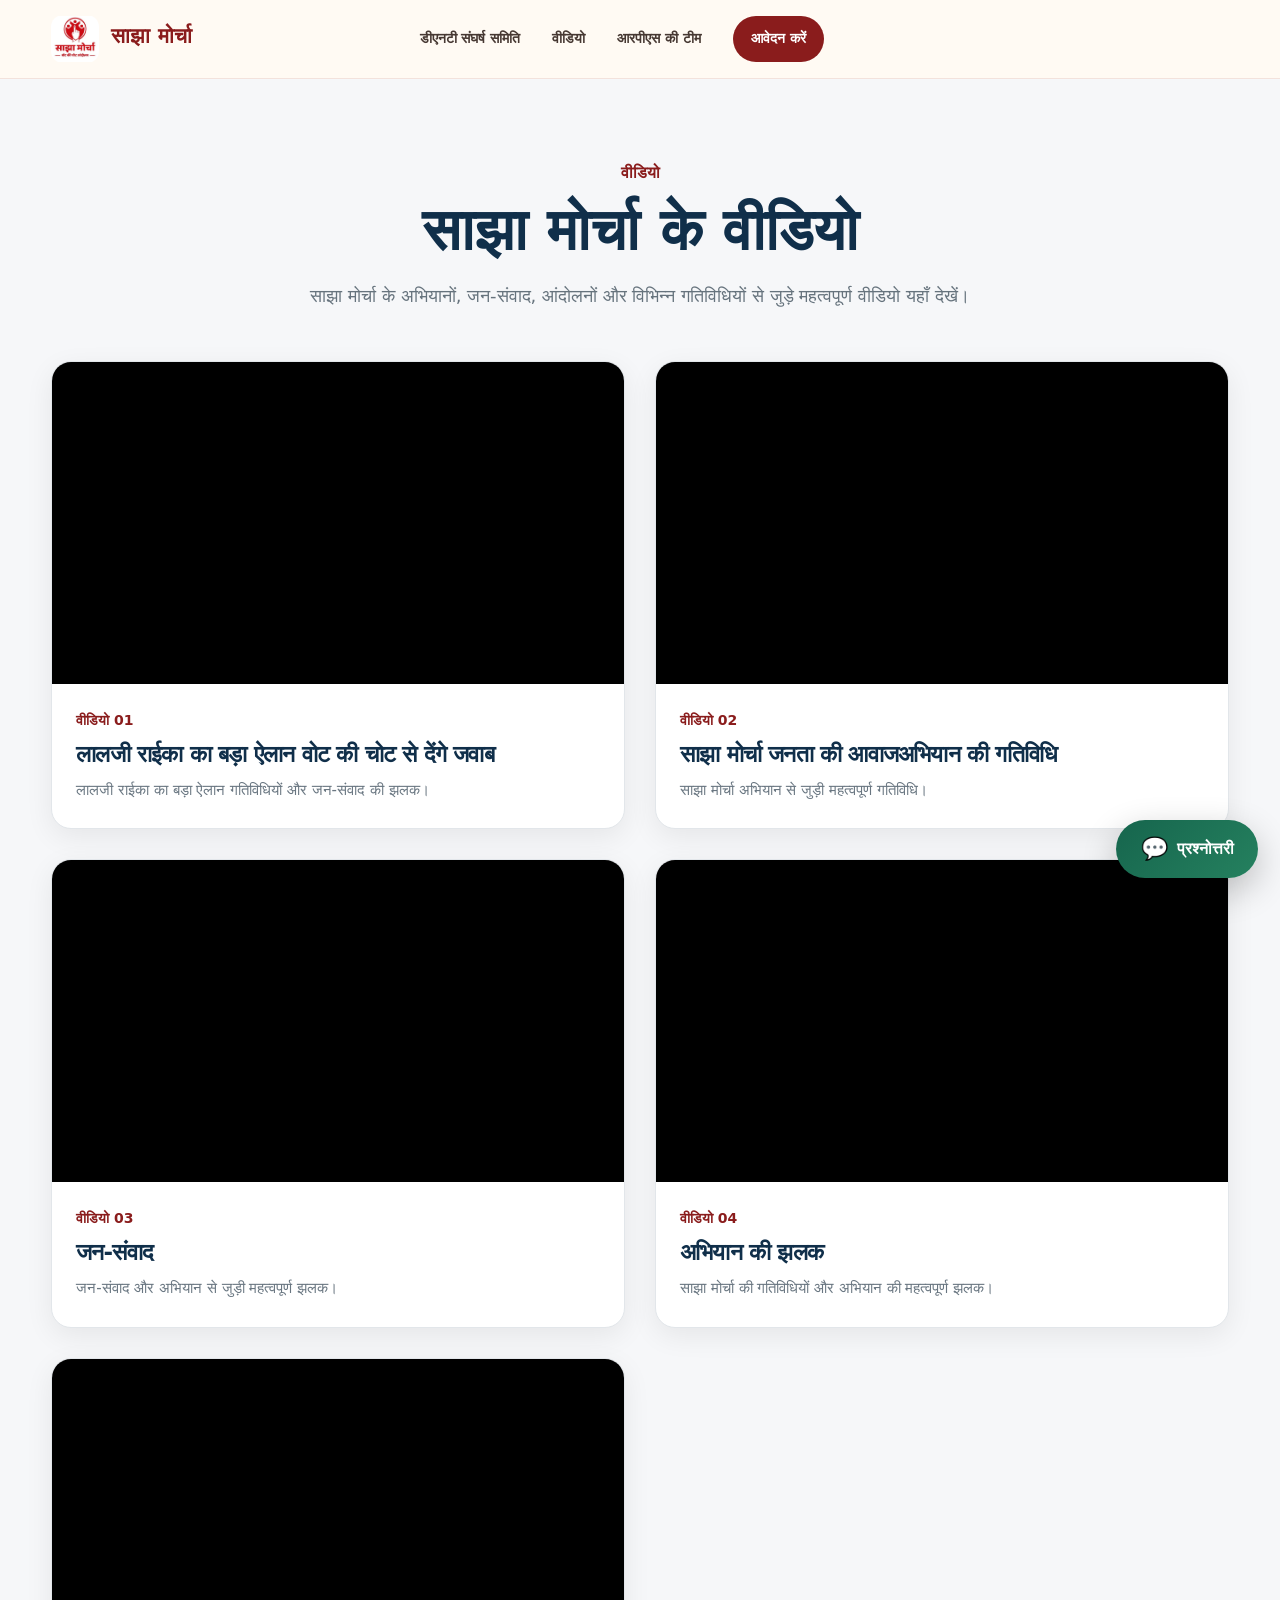
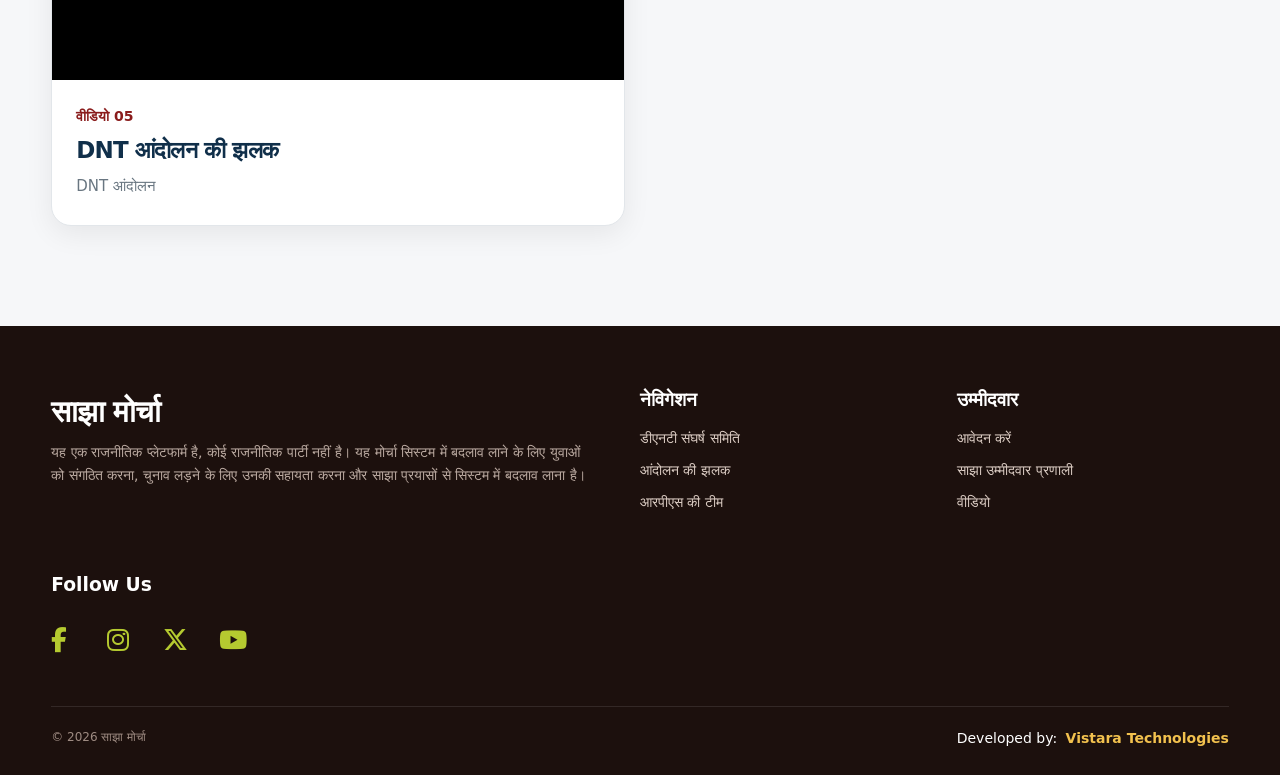
<file: videos.html>
<!DOCTYPE html>
<html lang="hi">
<head>
<meta charset="UTF-8">
<meta name="viewport" content="width=device-width, initial-scale=1.0">

<title>सSajha Morcha | Voice Of People | साझा मोर्चा | जनता की आवाज़ |</title>
        <link rel="icon"
          type="image/png"
          href="./favicon.jpeg">
<link rel="stylesheet" href="./assets/style.css">

<script src="./assets/script.js" defer></script>

<link rel="stylesheet"
      href="https://cdnjs.cloudflare.com/ajax/libs/font-awesome/6.5.2/css/all.min.css">

<meta name="description" content="Sajha Morcha | Voice Of People | साझा मोर्चा | जनता की आवाज़ |Sajha Morcha is a people's movement working for public welfare, social justice, citizens' rights, education, employment, farmers, livestock communities and important issues affecting society. Indian political party, india, politics, politics and rajasthan, polity">
<meta name="keywords" content="Sajha Morcha | Voice Of People | साझा मोर्चा | जनता की आवाज़ |साझा मोर्चा, Sajha Morcha, वोट की चोट आंदोलन, साझा उम्मीदवार, जनभागीदारी, पंचायत चुनाव, नगर निकाय, DOST Plus, Indian political party, india, politics, politics and rajasthan, polity">
<meta name="keywords" content="साझा मोर्चा, Sajha Morcha, वोट की चोट आंदोलन, साझा उम्मीदवार, जनभागीदारी, पंचायत चुनाव, नगर निकाय, DOST Plus">
<meta name="author" content="साझा मोर्चा">
<meta name="robots" content="index,follow,max-image-preview:large">
<meta name="theme-color" content="#8a1c1c">

<link rel="canonical" href="https://sajhamorcha.in/">

<meta property="og:type" content="website">
<meta property="og:locale" content="hi_IN">
<meta property="og:site_name" content="साझा मोर्चा वीडियो">
<meta property="og:title" content="साझा मोर्चा वीडियो | जन से जुड़ाव, समाज से संवाद">
<meta property="og:description" content="साझा मोर्चा के विज़न, साझा उम्मीदवार प्रणाली, स्थानीय घोषणापत्र और गतिविधियों के बारे में जानें।">
<meta property="og:url" content="https://sajhamorcha.in/">
<meta property="og:image" content="https://sajhamorcha.in/pictures/front-cover.jpeg">

<meta name="twitter:card" content="summary_large_image">
<meta name="twitter:title" content="साझा मोर्चा | जन से जुड़ाव, समाज से संवाद">
<meta name="twitter:description" content="साझा मोर्चा के बारे में जानकारी और अभियान से जुड़ने के विकल्प।">
<meta name="twitter:image" content="https://sajhamorcha.in/pictures/front-cover.jpeg">

<script type="application/ld+json">
{
  "@context":"https://schema.org",
  "@type":"WebSite",
  "name":"साझा मोर्चा",
  "alternateName":"Sajha Morcha",
  "url":"https://sajhamorcha.in/",
  "inLanguage":"hi-IN",
  "description":"जन से जुड़ाव, समाज से संवाद।"
}
</script>
</head>

<style>/* =====================================================
   SAJHA MORCHA
   DEDICATED VIDEO GALLERY
   Unique Prefix: sa-video-
===================================================== */

.sa-video-page {
    width: 100%;

    padding: 80px 0 100px;

    background: #f6f7f9;

    overflow: hidden;
}


/* =====================================================
   VIDEO HEADING
===================================================== */

.sa-video-heading {
    max-width: 850px;

    margin: 0 auto 50px;

    text-align: center;
}


.sa-video-eyebrow {
    display: inline-block;

    margin-bottom: 10px;

    color: #8a1c1c;

    font-size: 16px;

    font-weight: 700;
}


.sa-video-heading h1 {
    margin: 0 0 15px;

    color: #102f4a;

    font-size: clamp(34px, 5vw, 58px);

    font-weight: 800;

    line-height: 1.2;
}


.sa-video-heading p {
    max-width: 720px;

    margin: 0 auto;

    color: #66737d;

    font-size: 18px;

    line-height: 1.7;
}


/* =====================================================
   VIDEO GRID
===================================================== */

.sa-video-grid {

    display: grid;

    grid-template-columns:
        repeat(2, minmax(0, 1fr));

    gap: 30px;
}


/* =====================================================
   VIDEO CARD
===================================================== */

.sa-video-card {

    width: 100%;

    background: #ffffff;

    border: 1px solid #e2e6ea;

    border-radius: 20px;

    overflow: hidden;

    box-shadow:
        0 8px 28px rgba(0, 0, 0, 0.07);

    transition:
        transform 0.25s ease,
        box-shadow 0.25s ease;
}


.sa-video-card:hover {

    transform: translateY(-4px);

    box-shadow:
        0 15px 38px rgba(0, 0, 0, 0.12);
}


/* =====================================================
   YOUTUBE FRAME
===================================================== */

.sa-video-frame {

    position: relative;

    width: 100%;

    aspect-ratio: 16 / 9;

    background: #000000;

    overflow: hidden;
}


.sa-video-frame iframe {

    position: absolute;

    inset: 0;

    width: 100%;

    height: 100%;

    border: 0;

    display: block;
}


/* =====================================================
   VIDEO INFORMATION
===================================================== */

.sa-video-content {

    padding: 22px 24px 26px;
}


.sa-video-number {

    display: inline-block;

    margin-bottom: 7px;

    color: #8a1c1c;

    font-size: 14px;

    font-weight: 700;
}


.sa-video-content h2 {

    margin: 0 0 8px;

    color: #102f4a;

    font-size: 23px;

    line-height: 1.3;

    font-weight: 800;
}


.sa-video-content p {

    margin: 0;

    color: #697681;

    font-size: 15px;

    line-height: 1.65;
}


/* =====================================================
   TABLET
===================================================== */

@media (max-width: 900px) {

    .sa-video-grid {

        grid-template-columns: 1fr;

    }

}


/* =====================================================
   MOBILE
===================================================== */

@media (max-width: 600px) {

    .sa-video-page {

        padding:
            55px 0 70px;

    }


    .sa-video-heading {

        margin-bottom: 32px;

        padding:
            0 12px;

    }


    .sa-video-heading h1 {

        font-size: 34px;

    }


    .sa-video-heading p {

        font-size: 16px;

        line-height: 1.65;

    }


    .sa-video-grid {

        gap: 20px;

    }


    .sa-video-card {

        border-radius: 15px;

    }


    .sa-video-content {

        padding:
            18px 18px 21px;

    }


    .sa-video-content h2 {

        font-size: 20px;

    }


    .sa-video-content p {

        font-size: 14px;

    }

}</style>

<body>

  

<header class="site-header">
  <div class="container nav">

    <a class="brand" href="/index.html" aria-label="साझा मोर्चा होम">
      <img src="./pictures/logo.jpeg" alt="साझा मोर्चा Logo" class="brand-logo">
      <span>
        <span class="brand-name">साझा मोर्चा</span>
        <span class="brand-tag"></span>
      </span>
    </a>

    <nav class="desktop-nav" aria-label="मुख्य मेनू">
      <a href="./documents/DNT Samaj  (2).pdf">डीएनटी संघर्ष समिति</a>
      <a href="#about">वीडियो</a>
      <a href="#activities">आरपीएस की टीम</a>
      <a href="./sajha-ummidwar.html" class="nav-apply">आवेदन करें</a>
    </nav>

    <button class="menu-toggle" id="menuToggle"
            aria-label="मेनू खोलें"
            aria-expanded="false"
            aria-controls="mobileMenu">
      <span></span><span></span><span></span>
    </button>
  </div>
  

  <nav class="mobile-menu" id="mobileMenu" aria-label="मोबाइल मेनू">
         <a href="./documents/DNT Samaj  (2).pdf">डीएनटी संघर्ष समिति</a>
    <a href="#about">वीडियो </a>
    <a href="#activities">आरपीएस की टीम</a>
    <a href="./sajha-ummidwar.html">आवेदन करें</a>
  </nav>


  
</header>


<!-- =====================================================
     DEDICATED VIDEO GALLERY
===================================================== -->

<section class="sa-video-page" id="videos">

    <div class="container">

        <!-- PAGE HEADING -->

        <div class="sa-video-heading">

            <span class="sa-video-eyebrow">
                वीडियो
            </span>

            <h1>
                साझा मोर्चा के वीडियो
            </h1>

            <p>
                साझा मोर्चा के अभियानों, जन-संवाद,
                आंदोलनों और विभिन्न गतिविधियों से जुड़े
                महत्वपूर्ण वीडियो यहाँ देखें।
            </p>

        </div>


        <!-- =================================================
             VIDEO GRID
        ================================================== -->

        <div class="sa-video-grid">


            <!-- =========================
                 VIDEO 01
            ========================== -->

            <article class="sa-video-card">

                <div class="sa-video-frame">

                    <iframe
                        src="https://www.youtube.com/embed/EIHv-HpscPo"
                        title="साझा मोर्चा वीडियो 01"
                        loading="lazy"
                        allow="accelerometer; autoplay; clipboard-write; encrypted-media; gyroscope; picture-in-picture; web-share"
                        allowfullscreen>
                    </iframe>

                </div>


                <div class="sa-video-content">

                    <span class="sa-video-number">
                        वीडियो 01
                    </span>

                    <h2>
                       लालजी राईका का बड़ा ऐलान वोट की चोट से देंगे जवाब
                    </h2>

                    <p>
                       लालजी राईका का बड़ा ऐलान
                        गतिविधियों और जन-संवाद की झलक।
                    </p>

                </div>

            </article>



            <!-- =========================
                 VIDEO 02
            ========================== -->

            <article class="sa-video-card">

                <div class="sa-video-frame">

                    <iframe
                        src="https://www.youtube.com/embed/xlfeCf6ghGY"
                        title="साझा मोर्चा वीडियो 02"
                        loading="lazy"
                        allow="accelerometer; autoplay; clipboard-write; encrypted-media; gyroscope; picture-in-picture; web-share"
                        allowfullscreen>
                    </iframe>

                </div>


                <div class="sa-video-content">

                    <span class="sa-video-number">
                        वीडियो 02
                    </span>

                    <h2>
                        साझा मोर्चा जनता की आवाजअभियान की गतिविधि
                    </h2>

                    <p>
                        साझा मोर्चा अभियान से जुड़ी
                        महत्वपूर्ण गतिविधि।
                    </p>

                </div>

            </article>



            <!-- =========================
                 VIDEO 03
            ========================== -->

            <article class="sa-video-card">

                <div class="sa-video-frame">

                    <iframe
                        src="https://www.youtube.com/embed/z6UXsTSl8PQ"
                        title="साझा मोर्चा वीडियो 03"
                        loading="lazy"
                        allow="accelerometer; autoplay; clipboard-write; encrypted-media; gyroscope; picture-in-picture; web-share"
                        allowfullscreen>
                    </iframe>

                </div>


                <div class="sa-video-content">

                    <span class="sa-video-number">
                        वीडियो 03
                    </span>

                    <h2>
                        जन-संवाद
                    </h2>

                    <p>
                        जन-संवाद और अभियान से जुड़ी
                        महत्वपूर्ण झलक।
                    </p>

                </div>

            </article>



            <!-- =========================
                 VIDEO 04
            ========================== -->

            <article class="sa-video-card">

                <div class="sa-video-frame">

                    <iframe
                        src="https://www.youtube.com/embed/F5nSg1Ddg9s"
                        title="साझा मोर्चा वीडियो 04"
                        loading="lazy"
                        allow="accelerometer; autoplay; clipboard-write; encrypted-media; gyroscope; picture-in-picture; web-share"
                        allowfullscreen>
                    </iframe>

                </div>


                <div class="sa-video-content">

                    <span class="sa-video-number">
                        वीडियो 04
                    </span>

                    <h2>
                        अभियान की झलक
                    </h2>

                    <p>
                        साझा मोर्चा की गतिविधियों और
                        अभियान की महत्वपूर्ण झलक।
                    </p>

                </div>

            </article>



            <!-- =========================
                 VIDEO 05
            ========================== -->

            <article class="sa-video-card">

                <div class="sa-video-frame">

                    <iframe
                        src="https://www.youtube.com/embed/zFHJsTmIzuU"
                        title="साझा मोर्चा वीडियो 05"
                        loading="lazy"
                        allow="accelerometer; autoplay; clipboard-write; encrypted-media; gyroscope; picture-in-picture; web-share"
                        allowfullscreen>
                    </iframe>

                </div>


                <div class="sa-video-content">

                    <span class="sa-video-number">
                        वीडियो 05
                    </span>

                    <h2>
                        DNT आंदोलन की झलक
                    </h2>

                    <p>
                       DNT आंदोलन
                    </p>

                </div>

            </article>


        </div>

    </div>

</section>

<footer>
  <div class="container">

    <div class="footer-grid">

      <div>
        <h2>साझा मोर्चा</h2>
        <p>
          यह एक राजनीतिक प्लेटफार्म है, कोई राजनीतिक पार्टी नहीं है।
          यह मोर्चा सिस्टम में बदलाव लाने के लिए युवाओं को संगठित करना,
          चुनाव लड़ने के लिए उनकी सहायता करना और साझा प्रयासों से
          सिस्टम में बदलाव लाना है।
        </p>
      </div>

      <div>
        <h3>नेविगेशन</h3>
        <div class="footer-links">
         <a href="./documents/DNT Samaj  (2).pdf">डीएनटी संघर्ष समिति</a>
          <a href="#">आंदोलन की झलक</a>
          <a href="#">आरपीएस की टीम</a>
        </div>
      </div>

      <div>
        <h3>उम्मीदवार</h3>
        <div class="footer-links">
          <a href="./sajha-ummidwar.html">आवेदन करें</a>
          <a href="#candidate">साझा उम्मीदवार प्रणाली</a>
          <a href="#videos">वीडियो</a>
        </div>
      </div>

    </div> <br><br>
    <h3>Follow Us</h3> <br>

    <!-- Social icons -->
            <div class="social-icons">

                <a href="https://www.facebook.com/profile.php?id=61593612655079"
                   target="_blank"
                   rel="noopener noreferrer"
                   aria-label="Facebook">
                    <i class="fa-brands fa-facebook-f"></i>
                </a>

                <a href="https://www.instagram.com/sajhamorcha/?hl=en"
                   target="_blank"
                   rel="noopener noreferrer"
                   aria-label="Instagram">
                    <i class="fa-brands fa-instagram"></i>
                </a>

                <a href="https://twitter.com/YOUR_USERNAME"
   target="_blank"
   rel="noopener noreferrer"
   aria-label="Twitter">
    <i class="fa-brands fa-x-twitter"></i>
</a>
<a href="https://www.youtube.com/@SajhaMorcha"
   target="_blank"
   rel="noopener noreferrer"
   aria-label="YouTube">
    <i class="fa-brands fa-youtube"></i>
</a>
            </div>
     
     

    <div class="footer-bottom">
      <span>© 2026 साझा मोर्चा</span>
             <span class="footer-developer">
    Developed by:
    <a href="https://vistaratechnologies.netlify.app/"
       target="_blank"
       rel="noopener noreferrer">
        Vistara Technologies
    </a>
</span>
     
    </div>

  </div>

  
</footer>


<!-- CHATBOT -->
<button class="chat-toggle" id="chatToggle"
        aria-label="प्रश्नोत्तरी चैटबॉट खोलें">
  <span class="chat-icon">💬</span>
  <span>प्रश्नोत्तरी</span>
</button>

<section class="chatbot" id="chatbot" aria-label="साझा मोर्चा सहायता चैटबॉट">

  <div class="chat-head">
    <div>
      <strong>साझा मोर्चा प्रश्नोत्तरी</strong>
      <small>वेबसाइट की उपलब्ध जानकारी</small>
    </div>
    <button class="chat-close" id="chatClose" aria-label="चैट बंद करें">×</button>
  </div>

  <div class="chat-messages" id="chatMessages">
    <div class="message bot">
      नमस्कार! 👋

      मैं साझा मोर्चा का डिजिटल सहायक हूँ। आप विज़न, घोषणापत्र,
      गतिविधियों या साझा उम्मीदवार के बारे में पूछ सकते हैं।
    </div>
  </div>

  <div class="quick">
    <button data-question="साझा मोर्चा क्या है?">साझा मोर्चा क्या है?</button>
    <button data-question="आपका विज़न क्या है?">विज़न</button>
    <button data-question="उम्मीदवार कौन बन सकता है?">उम्मीदवार</button>
    <button data-question="कैसे जुड़ें?">कैसे जुड़ें?</button>
  </div>

  <form class="chat-input" id="chatForm">
    <input id="chatInput"
           type="text"
           placeholder="अपना सवाल लिखें..."
           autocomplete="off"
           required>
    <button type="submit">भेजें</button>
  </form>

</section>

</body>
</html>
</file>
<file: assets/form.css>
@import url('https://fonts.googleapis.com/css2?family=Noto+Sans+Devanagari:wght@400;500;600;700;800;900&display=swap');

:root{
    --red:#8a1c1c;
    --red-dark:#5c1010;
    --red-soft:#fff0ed;
    --gold:#dcae45;
    --gold-soft:#fff7e5;
    --green:#17634d;
    --green-dark:#104b3a;
    --ink:#241714;
    --muted:#756760;
    --cream:#fbf7f1;
    --white:#ffffff;
    --line:#e8ddd4;
    --shadow:0 20px 60px rgba(45,25,18,.10);
    --soft-shadow:0 8px 28px rgba(45,25,18,.07);
}

*{box-sizing:border-box;margin:0;padding:0}

html{
    scroll-behavior:smooth;
}

body{
    font-family:"Noto Sans Devanagari","Mangal",Arial,sans-serif;
    background:
        radial-gradient(circle at 10% 5%,rgba(220,174,69,.12),transparent 25%),
        linear-gradient(180deg,#f7f0e8 0%,#fffaf5 100%);
    color:var(--ink);
    line-height:1.7;
}

input,select,textarea,button{
    font:inherit;
}

button,a{
    -webkit-tap-highlight-color:transparent;
}

.page{
    width:min(100% - 32px,1080px);
    margin:32px auto 45px;
    background:#fff;
    border:1px solid rgba(138,28,28,.08);
    border-radius:28px;
    box-shadow:var(--shadow);
    overflow:hidden;
}

/* =========================================================
   TOP ACTIONS
========================================================= */

.actions{
    width:min(100% - 32px,1080px);
    margin:22px auto 0;
    display:flex;
    justify-content:flex-end;
    gap:10px;
}

.btn{
    min-height:45px;
    display:inline-flex;
    align-items:center;
    justify-content:center;
    gap:7px;
    padding:10px 18px;
    border:0;
    border-radius:12px;
    font-weight:800;
    cursor:pointer;
    text-decoration:none;
    transition:.25s ease;
}

.btn:hover{
    transform:translateY(-2px);
}

.btn-primary{
    color:#fff;
    background:linear-gradient(135deg,var(--red),var(--red-dark));
    box-shadow:0 9px 24px rgba(138,28,28,.18);
}

.btn-secondary{
    color:#463a35;
    background:#fff;
    border:1px solid var(--line);
}

/* =========================================================
   STATUS
========================================================= */

.status{
    display:none;
    width:min(100% - 32px,1080px);
    margin:12px auto;
    padding:12px 18px;
    border-radius:12px;
    background:#e9f7ef;
    color:#145c42;
    text-align:center;
    font-weight:700;
}

.status.show{display:block}

/* =========================================================
   FORM HEADER
========================================================= */

.form-header{
    position:relative;
    min-height:265px;
    padding:38px 190px 38px 38px;
    display:flex;
    flex-direction:column;
    align-items:center;
    justify-content:center;
    text-align:center;
    background:
        radial-gradient(circle at 12% 0%,rgba(220,174,69,.22),transparent 28%),
        radial-gradient(circle at 90% 100%,rgba(138,28,28,.12),transparent 30%),
        linear-gradient(135deg,#fffdf9,#fff5eb);
    border-bottom:1px solid var(--line);
}

.form-header::before{
    content:"";
    position:absolute;
    left:0;
    top:0;
    width:100%;
    height:6px;
    background:linear-gradient(90deg,var(--red),var(--gold),var(--red));
}

.form-header::after{
    content:"";
    position:absolute;
    left:50%;
    bottom:0;
    transform:translateX(-50%);
    width:130px;
    height:3px;
    background:var(--gold);
    border-radius:5px 5px 0 0;
}

.logo{
    width:155px;
    height:115px;
    object-fit:contain;
    margin:0 auto 3px;
}

.form-title{
    color:var(--red);
    font-size:34px;
    line-height:1.2;
    font-weight:900;
    letter-spacing:-.5px;
}

.form-subtitle{
    margin-top:6px;
    color:var(--muted);
    font-size:13px;
    font-weight:600;
}

/* =========================================================
   PHOTO UPLOAD
========================================================= */

.photo-upload{
    position:absolute;
    right:35px;
    top:42px;
    width:135px;
    height:165px;
    display:flex;
    align-items:center;
    justify-content:center;
    overflow:hidden;
    cursor:pointer;
    background:#fff;
    border:2px dashed #cdbeb3;
    border-radius:16px;
    color:#70635d;
    transition:.25s ease;
}

.photo-upload:hover{
    border-color:var(--red);
    background:#fffaf6;
    box-shadow:0 10px 25px rgba(138,28,28,.10);
}

.photo-upload span{
    text-align:center;
    font-size:13px;
    line-height:1.6;
    font-weight:800;
}

.photo-upload small{
    color:var(--red);
    font-size:10px;
}

.photo-upload img{
    position:absolute;
    inset:0;
    width:100%;
    height:100%;
    object-fit:cover;
    display:none;
    background:#fff;
}

#photo,#signature{
    display:none;
}

/* =========================================================
   FORM CONTENT
========================================================= */

#candidateForm{
    padding:38px;
}

.form-row{
    display:flex;
    align-items:center;
    gap:16px;
    margin:17px 0;
}

.form-label{
    flex:0 0 auto;
    color:#3b302b;
    font-size:15px;
    font-weight:800;
}

.required{
    color:var(--red);
}

.line-input,
.inline-select{
    flex:1;
    width:100%;
    min-width:0;
    height:44px;
    padding:0 13px;
    color:var(--ink);
    background:#fff;
    border:1px solid var(--line);
    border-radius:10px;
    outline:none;
    transition:.2s ease;
}

.line-input:focus,
.inline-select:focus,
.textarea-line:focus{
    border-color:var(--green);
    box-shadow:0 0 0 4px rgba(23,99,77,.08);
}

.line-input::placeholder,
.textarea-line::placeholder{
    color:#b0a49d;
}

.grid-2{
    display:grid;
    grid-template-columns:1fr 1fr;
    gap:18px;
}

.grid-4{
    display:grid;
    grid-template-columns:1fr 1fr 1fr 1fr;
    gap:14px;
}

.field-inline{
    display:flex;
    flex-direction:column;
    gap:5px;
}

.field-inline .form-label{
    font-size:13px;
}

.full-row{
    display:flex;
    flex-direction:column;
    align-items:stretch;
    gap:7px;
}

.textarea-line{
    width:100%;
    min-height:115px;
    padding:12px 14px;
    resize:vertical;
    color:var(--ink);
    background:#fff;
    border:1px solid var(--line);
    border-radius:12px;
    outline:none;
    font:inherit;
    line-height:1.7;
    transition:.2s ease;
}

/* =========================================================
   CLASS OPTIONS
========================================================= */

.class-row{
    align-items:flex-start;
    padding:19px;
    background:#fffaf5;
    border:1px solid #eee1d5;
    border-radius:15px;
}

.class-options{
    flex:1;
    display:grid;
    grid-template-columns:repeat(2,1fr);
    gap:10px;
}

.class-option{
    display:flex;
    align-items:center;
    gap:9px;
    padding:11px 13px;
    background:#fff;
    border:1px solid var(--line);
    border-radius:10px;
    color:#51443e;
    font-size:13px;
    font-weight:700;
    cursor:pointer;
    transition:.2s ease;
}

.class-option:hover{
    border-color:#d5b08d;
    background:#fffaf5;
}

.class-option input{
    width:17px;
    height:17px;
    accent-color:var(--red);
}

/* =========================================================
   DECLARATION
========================================================= */

.note{
    position:relative;
    margin:32px 0 25px;
    padding:20px 24px;
    background:linear-gradient(135deg,#fff8e9,#fff3e9);
    border:1px solid #ecd8bd;
    border-left:5px solid var(--gold);
    border-radius:14px;
    color:#5d4033;
    text-align:left;
    font-size:13px;
    line-height:1.8;
}

.note strong{
    color:var(--red);
    font-weight:900;
}

/* =========================================================
   BOTTOM DATE + SIGNATURE
========================================================= */

.bottom-row{
    display:grid;
    grid-template-columns:1fr 280px;
    gap:35px;
    align-items:end;
    margin-top:28px;
    padding-top:25px;
    border-top:1px solid var(--line);
}

.date-place{
    font-size:14px;
    font-weight:800;
    line-height:2.8;
}

.signature{
    width:100%;
    text-align:center;
    font-size:14px;
    font-weight:800;
}

.signature-upload{
    position:relative;
    width:100%;
    height:112px;
    display:flex;
    align-items:center;
    justify-content:center;
    overflow:hidden;
    cursor:pointer;
    background:#fff;
    border:2px dashed #cdbeb3;
    border-radius:14px;
    color:#70635d;
    transition:.25s ease;
}

.signature-upload:hover{
    border-color:var(--green);
    background:#f8fcfa;
    box-shadow:0 9px 25px rgba(23,99,77,.09);
}

.signature-upload span{
    text-align:center;
    font-size:12px;
    line-height:1.6;
    font-weight:800;
}

.signature-upload small{
    color:var(--green);
    font-size:10px;
}

.signature-upload img{
    position:absolute;
    inset:0;
    width:100%;
    height:100%;
    display:none;
    object-fit:contain;
    background:#fff;
}

.signature-caption{
    margin-top:8px;
    color:#443832;
}

.signature-input{
    height:42px;
    padding:0 10px;
    border:1px solid var(--line);
    border-radius:9px;
    outline:none;
    font:inherit;
    background:#fff;
}

/* =========================================================
   SUBMIT AREA
========================================================= */

#candidateForm > .actions{
    width:100%;
    margin:32px 0 0;
    padding-top:25px;
    display:flex;
    justify-content:center;
    border-top:1px solid var(--line);
}

#candidateForm > .actions .btn-primary{
    min-width:250px;
    min-height:54px;
    font-size:15px;
    border-radius:14px;
}

/* =========================================================
   HOME BUTTON
========================================================= */

.home-btn{
    display:inline-flex;
    align-items:center;
    justify-content:center;
    min-height:45px;
    padding:10px 18px;
    border-radius:12px;
    color:#fff;
    background:linear-gradient(135deg,var(--green),var(--green-dark));
    text-decoration:none;
    font-size:13px;
    font-weight:800;
    box-shadow:0 8px 22px rgba(23,99,77,.15);
    transition:.25s ease;
}

.home-btn:hover{
    transform:translateY(-2px);
}

/* =========================================================
   MOBILE
========================================================= */

@media(max-width:800px){

    body{
        background:#fffaf5;
    }

    .actions{
        width:calc(100% - 24px);
        margin:12px auto;
        justify-content:center;
        flex-wrap:wrap;
    }

    .actions .btn{
        flex:1 1 160px;
    }

    .page{
        width:100%;
        margin:0;
        border:0;
        border-radius:0;
        box-shadow:none;
    }

    .form-header{
        min-height:auto;
        padding:28px 18px 28px;
    }

    .logo{
        width:145px;
        height:105px;
    }

    .form-title{
        font-size:28px;
    }

    .form-subtitle{
        font-size:12px;
    }

    .photo-upload{
        position:relative;
        right:auto;
        top:auto;
        margin:20px auto 0;
        width:120px;
        height:145px;
    }

    #candidateForm{
        padding:25px 18px 35px;
    }

    .form-row{
        flex-direction:column;
        align-items:stretch;
        gap:6px;
        margin:18px 0;
    }

    .form-label{
        font-size:14px;
    }

    .grid-2,
    .grid-4{
        grid-template-columns:1fr;
        gap:0;
    }

    .field-inline{
        margin:8px 0;
    }

    .class-row{
        padding:16px;
    }

    .class-options{
        width:100%;
        grid-template-columns:1fr;
    }

    .bottom-row{
        grid-template-columns:1fr;
        gap:28px;
    }

    .signature{
        max-width:330px;
        margin:auto;
    }

    #candidateForm > .actions{
        padding-top:20px;
    }

    #candidateForm > .actions .btn-primary{
        width:100%;
        min-width:0;
    }
}

/* =========================================================
   SMALL MOBILE
========================================================= */

@media(max-width:480px){

    .actions .btn{
        width:100%;
        flex-basis:100%;
    }

    .form-title{
        font-size:25px;
    }

    .candidate-info{
        padding:0;
    }

    .line-input,
    .inline-select{
        height:45px;
    }

    .textarea-line{
        min-height:105px;
    }

    .note{
        padding:16px;
        font-size:12.5px;
    }
}

/* =========================================================
   PRINT
========================================================= */

@media print{

    @page{
        size:A4 portrait;
        margin:8mm;
    }

    body{
        background:#fff;
    }

    .actions,
    .status{
        display:none!important;
    }

    .page{
        width:210mm;
        min-height:297mm;
        margin:0;
        border:0;
        border-radius:0;
        box-shadow:none;
    }

    #candidateForm{
        padding:8mm;
    }

    .form-header{
        min-height:55mm;
        padding:7mm 42mm 7mm 7mm;
    }

    .form-title{
        font-size:7mm;
    }

    .logo{
        width:40mm;
        height:30mm;
    }

    .photo-upload{
        width:30mm;
        height:37mm;
        right:7mm;
        top:8mm;
    }

    .form-row{
        margin:3.5mm 0;
    }

    .line-input,
    .inline-select{
        height:9mm;
    }

    .textarea-line{
        min-height:20mm;
    }

    .class-row{
        padding:4mm;
    }

    .note{
        margin:5mm 0;
        padding:4mm;
    }

    .bottom-row{
        margin-top:5mm;
    }

    .signature-upload{
        height:25mm;
    }

    #candidateForm > .actions{
        display:none;
    }
}

/* Reduced motion */
@media(prefers-reduced-motion:reduce){
    *{
        scroll-behavior:auto!important;
        transition:none!important;
    }
}


.form-error {
    display: none;

    margin: 0 0 25px;
    padding: 14px 18px;

    border: 1px solid #f0b8b8;
    border-left: 5px solid #c9141e;
    border-radius: 12px;

    background: #fff3f3;
    color: #8a1c1c;

    font-size: 14px;
    font-weight: 700;

    line-height: 1.6;
}

.form-error.show {
    display: block;
}
</file>
<file: assets/style.css>
:root{
  --red:#8a1c1c;
  --red-dark:#5d1010;
  --red-light:#b62b2b;
  --gold:#e5ad38;
  --gold-light:#f5d57b;
  --ink:#201714;
  --muted:#6f625d;
  --cream:#fffaf3;
  --paper:#ffffff;
  --soft:#f5eee7;
  --line:#e7dbd2;
  --green:#17634d;
  --shadow:0 18px 55px rgba(50,25,16,.12);
  --shadow-soft:0 8px 30px rgba(50,25,16,.07);
  --radius:24px;
  --max:1180px;
}

*{box-sizing:border-box;margin:0;padding:0}
html{scroll-behavior:smooth;scroll-padding-top:86px}
body{
  font-family:system-ui,-apple-system,"Segoe UI","Noto Sans Devanagari","Nirmala UI",Arial,sans-serif;
  color:var(--ink);
  background:var(--cream);
  line-height:1.7;
  overflow-x:hidden;
}
body.menu-open{overflow:hidden}
a{text-decoration:none;color:inherit}
button,input{font:inherit}
img,video{max-width:100%;display:block}
button{cursor:pointer}
.container{width:min(92%,var(--max));margin:auto}
section{position:relative;padding:92px 0}
section[id]{scroll-margin-top:90px}

/* TOP STRIP */
.top-strip{
  background:#211513;
  color:#f7e9dd;
  font-size:13px;
}
.top-strip-inner{
  min-height:38px;
  display:flex;
  align-items:center;
  justify-content:space-between;
  gap:20px;
}
.top-strip strong{color:var(--gold-light)}
.top-strip a{opacity:.88}
.top-strip a:hover{opacity:1;color:#fff}

/* HEADER */
.site-header{
  position:sticky;
  top:0;
  z-index:1000;
  background:rgba(255,250,243,.94);
  border-bottom:1px solid rgba(138,28,28,.10);
  backdrop-filter:blur(18px);
}
.nav{
  min-height:78px;
  display:flex;
  align-items:center;
  justify-content:space-between;
  gap:28px;
}
.brand{
  display:flex;
  align-items:center;
  gap:12px;
  min-width:max-content;
}
.brand-logo{
  width:48px;
  height:48px;
  object-fit:contain;
  border-radius:12px;
}
.brand-name{
  font-size:21px;
  line-height:1.05;
  font-weight:900;
  color:var(--red);
}
.brand-tag{
  display:block;
  margin-top:3px;
  color:var(--muted);
  font-size:10px;
  font-weight:800;
  letter-spacing:1px;
}
.desktop-nav{
   display: flex;
    align-items: center;
    justify-content: flex-start;
    gap: 32px;
    margin-left: 200px;
    margin-right: auto;
}
.desktop-nav a{
  position:relative;
  font-size:14px;
  font-weight:750;
  color:#463832;
  padding:8px 0;
}
.desktop-nav a:not(.nav-apply)::after{
  content:"";
  position:absolute;
  left:0;
  bottom:0;
  width:0;
  height:2px;
  background:var(--red);
  transition:.25s;
}
.desktop-nav a:hover::after{width:100%}
.nav-apply{
  padding:11px 18px!important;
  color:#fff!important;
  background:var(--red);
  border-radius:999px;
}
.nav-apply:hover{background:var(--red-dark)}

.menu-toggle{
  display:none;
  width:44px;
  height:44px;
  border:1px solid var(--line);
  border-radius:12px;
  background:#fff;
  align-items:center;
  justify-content:center;
  flex-direction:column;
  gap:5px;
}
.menu-toggle span{
  width:23px;
  height:2.5px;
  border-radius:4px;
  background:var(--red);
  transition:.25s;
}
.menu-toggle.active span:nth-child(1){transform:translateY(7.5px) rotate(45deg)}
.menu-toggle.active span:nth-child(2){opacity:0}
.menu-toggle.active span:nth-child(3){transform:translateY(-7.5px) rotate(-45deg)}

.mobile-menu{
  display:none;
  background:rgba(255,250,243,.98);
  border-top:1px solid var(--line);
}
.mobile-menu a{
  display:block;
  padding:15px 4%;
  border-bottom:1px solid var(--line);
  font-weight:750;
  color:#3d302b;
}
.mobile-menu a:hover{background:#fff0df;color:var(--red)}

/* HERO VIDEO */
/* =====================================================
   HERO
===================================================== */

.hero {
    min-height: 760px;

    position: relative;

    display: flex;
    align-items: center;

    overflow: hidden;

    color: #fff;

    background: #160c09;
}


/* =====================================================
   HERO VIDEO
===================================================== */

.hero-video {
    position: absolute;

    inset: 0;

    width: 100%;
    height: 100%;

    object-fit: cover;

    z-index: 1;

    display: block;

    pointer-events: none;
}


/* =====================================================
   HERO POSTER / FALLBACK
===================================================== */

.hero-poster {
    position: absolute;

    inset: 0;

    z-index: 0;

    background:
        url("./pictures/front-cover.jpeg")
        center / cover no-repeat;

    pointer-events: none;
}


/* =====================================================
   HERO OVERLAY
===================================================== */

.hero-overlay {
    position: absolute;

    inset: 0;

    z-index: 2;

    pointer-events: none;

    background:
        radial-gradient(
            circle at 78% 35%,
            rgba(229,173,56,.20),
            transparent 28%
        ),

        linear-gradient(
            90deg,
            rgba(18,8,6,.88) 0%,
            rgba(45,12,9,.67) 46%,
            rgba(18,8,6,.18) 100%
        );
}


/* =====================================================
   HERO CONTENT
===================================================== */

.hero-content {
    position: relative;

    z-index: 3;

    width: min(92%, var(--max));

    margin: auto;

    padding: 105px 0 120px;
}


.hero-inner {
    max-width: 720px;
}


.hero-logo {
    width: 108px;
    height: 108px;

    object-fit: contain;

    margin-bottom: 28px;

    filter:
        drop-shadow(
            0 8px 20px rgba(0,0,0,.25)
        );
}


.hero-kicker {
    display: inline-flex;

    align-items: center;

    gap: 9px;

    padding: 8px 14px;

    border: 1px solid rgba(255,255,255,.24);

    border-radius: 999px;

    background: rgba(255,255,255,.09);

    backdrop-filter: blur(8px);

    font-size: 12px;

    font-weight: 850;

    letter-spacing: 1.4px;

    text-transform: uppercase;
}


.hero h1 {
    margin-top: 20px;

    font-size: clamp(56px, 9vw, 112px);

    line-height: 1.2;

    letter-spacing: -.055em;

    font-weight: 950;
}


.hero h1 span {
    color: #ffe16e;
}


.hero-lead {
    margin-top: 24px;

    font-size: clamp(20px, 3vw, 32px);

    line-height: 1.5;

    font-weight: 800;
}


.hero-copy {
    max-width: 660px;

    margin-top: 16px;

    color: rgba(255,255,255,.84);

    font-size: 17px;
}


.hero-actions {
    display: flex;

    flex-wrap: wrap;

    gap: 12px;

    margin-top: 30px;
}


/* =====================================================
   BUTTONS
===================================================== */

.btn {
    min-height: 50px;

    display: inline-flex;

    align-items: center;

    justify-content: center;

    gap: 9px;

    padding: 0 21px;

    border-radius: 999px;

    border: 1px solid transparent;

    font-size: 14px;

    font-weight: 850;

    transition: .25s ease;
}


.btn-primary {
    background: var(--red);

    color: #fff;
}


.btn-primary:hover {
    background: var(--red-light);

    transform: translateY(-2px);

    box-shadow:
        0 12px 28px rgba(0,0,0,.18);
}


.btn-gold {
    background: var(--gold);

    color: #27160d;
}


.btn-gold:hover {
    background: var(--gold-light);

    transform: translateY(-2px);
}


.btn-light {
    background: #fff;

    color: var(--red);
}


.btn-light:hover {
    transform: translateY(-2px);
}


.btn-outline-light {
    border-color:
        rgba(255,255,255,.55);

    color: #fff;

    background:
        rgba(255,255,255,.07);
}


.btn-outline-light:hover {
    background: #fff;

    color: var(--red);
}


/* =====================================================
   HERO BOTTOM
===================================================== */

.hero-bottom {
    position: absolute;

    z-index: 4;

    left: 0;
    right: 0;

    bottom: 0;

    padding: 18px 0;

    background:
        linear-gradient(
            transparent,
            rgba(0,0,0,.35)
        );
}


.hero-bottom-inner {
    display: flex;

    justify-content: space-between;

    align-items: center;

    gap: 20px;

    color: rgba(255,255,255,.8);

    font-size: 12px;
}


.scroll-cue {
    display: flex;

    align-items: center;

    gap: 9px;
}


.scroll-line {
    width: 40px;

    height: 1px;

    background:
        rgba(255,255,255,.55);
}


/* =====================================================
   MOBILE HERO
===================================================== */

@media (max-width: 700px) {

    .hero {
        min-height: 680px;
    }


    .hero-video {
        object-position: center center;
    }


    .hero-content {
        padding:
            90px 0 110px;
    }


    .hero-logo {
        width: 80px;
        height: 80px;

        margin-bottom: 20px;
    }


    .hero h1 {
        font-size: clamp(44px, 14vw, 72px);

        letter-spacing: -.04em;
    }


    .hero-lead {
        font-size: 20px;
    }


    .hero-copy {
        font-size: 15px;
    }


    .hero-bottom-inner {
        flex-direction: column;

        align-items: flex-start;

        gap: 8px;
    }

}
/* INTRO / PURPOSE */
.intro{padding-top:0}
.intro-wrap{
  margin-top:-55px;
  position:relative;
  z-index:10;
  display:grid;
  grid-template-columns:1.4fr .6fr;
  gap:0;
  background:#fff;
  border:1px solid var(--line);
  border-radius:26px;
  box-shadow:var(--shadow);
  overflow:hidden;
}
.intro-main{padding:42px}
.intro-side{
  padding:42px;
  color:#fff;
  background:
    linear-gradient(135deg,var(--red),var(--red-dark));
}
.eyebrow{
  display:inline-block;
  color:var(--red);
  font-size:12px;
  font-weight:900;
  letter-spacing:1.5px;
  text-transform:uppercase;
}
.intro-side .eyebrow{color:var(--gold-light)}
h2{
  margin-top:8px;
  font-size:clamp(32px,4vw,52px);
  line-height:1.3;
  letter-spacing:-.035em;
}
.intro-main h2{max-width:800px}
.lead{margin-top:18px;color:var(--muted);font-size:17px}
.intro-side blockquote{
  margin-top:20px;
  font-size:22px;
  line-height:1.4;
  font-weight:850;
}
.intro-side small{display:block;margin-top:20px;color:#f2d9c8}

/* SECTION HEAD */
.section-head{max-width:780px;margin-bottom:42px}
.section-head p{margin-top:13px;color:var(--muted);font-size:16px}
.section-red{background:#fff4e9}
.section-dark{background:#24120e;color:#fff}
.section-dark .section-head p{color:#d9c7bc}
.section-dark .eyebrow{color:var(--gold-light)}

/* DOST */
.dost-grid{
  display:grid;
  grid-template-columns:repeat(4,1fr);
  gap:16px;
}
.dost-card{
  min-height:210px;
  padding:27px;
  background:#fff;
  border:1px solid var(--line);
  border-radius:20px;
  box-shadow:var(--shadow-soft);
  transition:.3s;
}
.dost-card:hover{transform:translateY(-7px);box-shadow:var(--shadow)}
.dost-letter{
  width:120px;height:50px;
  display:grid;place-items:center;
  border-radius:15px;
  background:#fff0d8;
  color:var(--red);
  font-size:20px;
  font-weight:950;
  margin-bottom:22px;
}
.dost-card h3{font-size:19px}
.dost-card p{margin-top:7px;color:var(--muted);font-size:14px}

/* ABOUT */
.about-grid{
  display:grid;
  grid-template-columns:.88fr 1.12fr;
  gap:65px;
  align-items:center;
}
.about-photo{
  position:relative;
}
.about-photo img{
  width:100%;
  height:510px;
  object-fit:cover;
  border-radius:28px;
  box-shadow:var(--shadow);
}
.about-seal{
  position:absolute;
  right:-22px;
  bottom:28px;
  width:138px;
  height:138px;
  display:grid;
  place-items:center;
  text-align:center;
  border-radius:50%;
  background:var(--gold);
  color:#28170e;
  border:8px solid var(--cream);
  box-shadow:var(--shadow);
  font-size:12px;
  font-weight:900;
}
.about-copy p{color:var(--muted)}
.about-copy p+p{margin-top:17px}
.info-list{
  display:grid;
  gap:12px;
  margin-top:26px;
}
.info-item{
  display:flex;
  gap:13px;
  padding:15px 16px;
  background:#fff;
  border:1px solid var(--line);
  border-radius:14px;
}
.info-dot{
  flex:0 0 27px;
  width:27px;height:27px;
  display:grid;place-items:center;
  border-radius:50%;
  background:#fff0d8;
  color:var(--red);
  font-size:12px;
  font-weight:900;
}

/* MANIFESTOS */
.manifesto-grid{
  display:grid;
  grid-template-columns:1fr 1fr;
  gap:22px;
}
.manifesto-card{
  background:#fff;
  border:1px solid var(--line);
  border-radius:22px;
  overflow:hidden;
  box-shadow:var(--shadow-soft);
}
.manifesto-head{
  padding:26px 28px;
  color:#fff;
  background:linear-gradient(135deg,var(--red),var(--red-dark));
}
.manifesto-head span{font-size:12px;font-weight:850;color:var(--gold-light)}
.manifesto-head h3{margin-top:5px;font-size:25px}
.manifesto-list{padding:24px 28px}
.manifesto-list li{
  display:grid;
  grid-template-columns:30px 1fr;
  gap:12px;
  padding:12px 0;
  border-bottom:1px solid #eee4dd;
  font-size:14px;
}
.manifesto-list li:last-child{border-bottom:0}
.manifesto-num{
  width:27px;height:27px;
  display:grid;place-items:center;
  border-radius:50%;
  background:#fff0d8;
  color:var(--red);
  font-size:11px;
  font-weight:900;
}

/* PLEDGE */
.pledge-banner{
  margin-top:28px;
  padding:25px 28px;
  border-radius:18px;
  background:#fff5e8;
  border:1px solid #efd7bd;
  color:var(--red);
  font-weight:850;
}

/* ACTIVITIES */
.activity-card{
  display:grid;
  grid-template-columns:1.05fr .95fr;
  gap:30px;
  align-items:center;
  padding:25px;
  background:#fff;
  border:1px solid var(--line);
  border-radius:24px;
  box-shadow:var(--shadow-soft);
}
.activity-copy{padding:18px}
.activity-copy h3{font-size:27px;color:var(--red)}
.activity-copy p{margin-top:12px;color:var(--muted)}
.activity-photo{
  height:310px;
  border-radius:18px;
  overflow:hidden;
  background:#eee;
}
.activity-photo img{
  width:100%;height:100%;object-fit:cover;
}

/* VIDEO */
.video-section{
  background:#102f4a;
  color:#fff;
  padding:82px 0;
}
.video-section .eyebrow{color:#f4cb66}
.video-section h2{color:#fff}
.video-section .section-head p{color:#b9c8d2}
.video-layout{
  display:grid;
  grid-template-columns:minmax(0,1fr) 330px;
  gap:22px;
}
.main-video{
  background:#000;
  border-radius:20px;
  overflow:hidden;
  box-shadow:0 20px 50px rgba(0,0,0,.25);
}
.main-video video{
  width:100%;
  aspect-ratio:16/9;
  object-fit:cover;
}
.video-list{
  display:flex;
  flex-direction:column;
  gap:10px;
  max-height:500px;
  overflow:auto;
  padding-right:3px;
}
.video-card{
  text-align:left;
  padding:18px;
  border:1px solid rgba(255,255,255,.13);
  background:rgba(255,255,255,.05);
  color:#fff;
  border-radius:16px;
  transition:.25s;
}
.video-card:hover{background:rgba(255,255,255,.1)}
.video-card.active{
  background:#174b6d;
  border-color:#d5a53b;
}
.video-card strong{display:block;font-size:16px}
.video-card span{display:block;margin-top:5px;color:#b8c9d5;font-size:12px}

/* JOIN */
.join-grid{
  display:grid;
  grid-template-columns:repeat(3,1fr);
  gap:18px;
}
.join-card{
  padding:30px;
  background:#fff;
  border:1px solid var(--line);
  border-radius:20px;
  transition:.3s;
}
.join-card:hover{transform:translateY(-6px);box-shadow:var(--shadow)}
.join-icon{
  width:56px;height:56px;
  display:grid;place-items:center;
  border-radius:15px;
  background:#fff0d8;
  color:var(--red);
  font-size:23px;
  margin-bottom:20px;
}
.join-card h3{font-size:20px}
.join-card p{margin-top:8px;color:var(--muted);font-size:14px}

/* CANDIDATE CTA */
.candidate-cta{
  background:
    radial-gradient(circle at 90% 10%,rgba(229,173,56,.18),transparent 25%),
    linear-gradient(135deg,#741313,#4c0b0b);
  color:#fff;
}
.candidate-grid{
  display:grid;
  grid-template-columns:1fr auto;
  align-items:center;
  gap:35px;
}
.candidate-cta .eyebrow{color:var(--gold-light)}
.candidate-cta p{margin-top:14px;color:#efdcd0;max-width:760px}

/* FOOTER */
footer{
  background:#1c100d;
  color:#ddcec5;
  padding:58px 0 24px;
}
.footer-grid{
  display:grid;
  grid-template-columns:1.4fr .7fr .7fr;
  gap:45px;
}
footer h3,footer h2{color:#fff}
footer h2{font-size:30px}
footer p{margin-top:10px;color:#bbaaa1;font-size:14px}
.footer-links{display:grid;gap:8px;margin-top:12px}
.footer-links a{font-size:14px}
.footer-links a:hover{color:#fff}
.footer-bottom{
  margin-top:40px;
  padding-top:20px;
  border-top:1px solid rgba(255,255,255,.1);
  display:flex;
  justify-content:space-between;
  gap:20px;
  color:#9e8b82;
  font-size:12px;
}

/* CHATBOT */
.chat-toggle{
  position:fixed;
  right:22px;
  bottom:22px;
  z-index:3000;
  min-width:142px;
  height:58px;
  padding:0 17px;
  display:flex;
  align-items:center;
  justify-content:center;
  gap:9px;
  border:0;
  border-radius:999px;
  background:linear-gradient(135deg,#16654d,#25815f);
  color:#fff;
  box-shadow:0 12px 35px rgba(0,0,0,.24);
  font-weight:850;
  transition:.25s;
}
.chat-toggle:hover{transform:translateY(-3px);box-shadow:0 17px 40px rgba(0,0,0,.28)}
.chat-icon{font-size:22px}
.chatbot{
  position:fixed;
  right:22px;
  bottom:92px;
  z-index:2999;
  width:min(390px,calc(100vw - 28px));
  height:560px;
  display:none;
  flex-direction:column;
  overflow:hidden;
  background:#fff;
  border:1px solid var(--line);
  border-radius:22px;
  box-shadow:0 25px 70px rgba(0,0,0,.25);
}
.chatbot.open{display:flex}
.chat-head{
  padding:15px 17px;
  display:flex;
  justify-content:space-between;
  align-items:center;
  background:var(--red);
  color:#fff;
}
.chat-head strong{display:block}
.chat-head small{opacity:.78}
.chat-close{
  width:34px;height:34px;
  border:0;background:transparent;color:#fff;
  font-size:25px;
}
.chat-messages{
  flex:1;
  overflow:auto;
  padding:15px;
  background:#fffaf7;
}
.message{
  max-width:87%;
  padding:10px 12px;
  margin-bottom:10px;
  border-radius:13px;
  font-size:13px;
  line-height:1.55;
  white-space:pre-line;
}
.message.bot{background:#fff;border:1px solid var(--line);margin-right:auto}
.message.user{background:var(--red);color:#fff;margin-left:auto}
.quick{
  display:flex;
  gap:7px;
  padding:8px 10px;
  overflow-x:auto;
  border-top:1px solid var(--line);
  background:#fff;
  scrollbar-width:none;
}
.quick::-webkit-scrollbar{display:none}
.quick button{
  flex:0 0 auto;
  padding:7px 10px;
  border:1px solid var(--line);
  border-radius:999px;
  background:#fff6ed;
  color:var(--red);
  font-size:11px;
  font-weight:750;
}
.chat-input{
  display:flex;
  gap:7px;
  padding:9px;
  border-top:1px solid var(--line);
  background:#fff;
}
.chat-input input{
  min-width:0;
  flex:1;
  height:42px;
  padding:0 11px;
  border:1px solid var(--line);
  border-radius:11px;
  outline:none;
}
.chat-input input:focus{border-color:var(--red)}
.chat-input button{
  height:42px;
  padding:0 14px;
  border:0;
  border-radius:11px;
  background:var(--red);
  color:#fff;
  font-weight:800;
}

/* REVEAL */
.reveal{
  opacity:0;
  transform:translateY(24px);
  transition:opacity .65s ease,transform .65s ease;
}
.reveal.visible{opacity:1;transform:none}

/* RESPONSIVE */
@media(max-width:1000px){
  .desktop-nav{gap:15px}
  .desktop-nav a{font-size:13px}
  .dost-grid{grid-template-columns:repeat(2,1fr)}
  .about-grid{gap:40px}
  .video-layout{grid-template-columns:1fr 290px}
}
@media(max-width:800px){
  .top-strip-inner{justify-content:center}
  .top-strip-right{display:none}
  .desktop-nav{display:none}
  .menu-toggle{display:flex}
  .mobile-menu.open{display:block}
  .nav{min-height:66px}
  .brand-logo{width:42px;height:42px}
  .brand-name{font-size:18px}
  .brand-tag{font-size:8px}
  .hero{min-height:690px}
  .hero-content{padding:95px 0 110px}
  .hero-logo{width:86px;height:86px}
  .hero h1{font-size:clamp(55px,17vw,85px)}
  .hero-lead{font-size:22px}
  .hero-copy{font-size:15px}
  .intro-wrap{grid-template-columns:1fr;margin-top:-35px}
  .intro-main,.intro-side{padding:29px}
  section{padding:68px 0}
  .about-grid,
  .manifesto-grid,
  .activity-card,
  .candidate-grid{grid-template-columns:1fr}
  .about-photo img{height:430px}
  .about-seal{right:15px}
  .join-grid{grid-template-columns:1fr}
  .video-layout{grid-template-columns:1fr}
  .video-list{
    flex-direction:row;
    max-height:none;
    overflow-x:auto;
  }
  .video-card{min-width:205px}
  .footer-grid{grid-template-columns:1fr 1fr}
  .footer-bottom{flex-direction:column}
}
@media(max-width:520px){
  .container{width:94%}
  .hero{min-height:650px}
  .hero-content{padding-top:80px}
  .hero-actions .btn{width:100%}
  .hero-bottom{display:none}
  .dost-grid{grid-template-columns:1fr}
  .about-photo img{height:390px}
  .manifesto-list{padding:17px 20px}
  .manifesto-head{padding:22px 20px}
  .activity-card{padding:13px}
  .activity-photo{height:230px}
  .footer-grid{grid-template-columns:1fr}
  .chat-toggle{right:14px;bottom:14px;min-width:126px;height:52px}
  .chatbot{
    left:12px;
    right:12px;
    bottom:78px;
    width:auto;
    height:min(520px,calc(100vh - 98px));
  }
}

/* Reduced motion */
@media(prefers-reduced-motion:reduce){
  html{scroll-behavior:auto}
  *,*::before,*::after{
    animation-duration:.01ms!important;
    animation-iteration-count:1!important;
    transition-duration:.01ms!important;
  }
}

/* =========================================================
   SHARED CANDIDATE SYSTEM
   ========================================================= */

.candidate-info {
    position: relative;
    padding: 95px 0;
    background:
        radial-gradient(
            circle at 90% 10%,
            rgba(229, 173, 56, 0.13),
            transparent 28%
        ),
        linear-gradient(
            180deg,
            #fffaf3 0%,
            #fff5ea 100%
        );
}


/* ---------------------------------------------------------
   SECTION HEADING
   --------------------------------------------------------- */

.candidate-info .section-head {
    max-width: 800px;
    margin-bottom: 45px;
}

.candidate-info .section-head h2 {
    color: #201714;
}

.candidate-info .section-head p {
    color: #6f625d;
}


/* ---------------------------------------------------------
   TOP TWO CARDS
   --------------------------------------------------------- */

.candidate-info-grid {
    display: grid;
    grid-template-columns: repeat(2, minmax(0, 1fr));
    gap: 22px;
}


/* ---------------------------------------------------------
   CANDIDATE CARD
   --------------------------------------------------------- */

.candidate-info-card {
    position: relative;

    display: grid;
    grid-template-columns: 60px minmax(0, 1fr);
    gap: 20px;

    padding: 32px;

    background: #ffffff;

    border: 1px solid #eaded5;
    border-radius: 24px;

    box-shadow:
        0 8px 25px rgba(50, 25, 16, 0.06);

    overflow: hidden;

    transition:
        transform 0.3s ease,
        box-shadow 0.3s ease,
        border-color 0.3s ease;
}


/* Top decorative line */

.candidate-info-card::before {
    content: "";

    position: absolute;
    top: 0;
    left: 0;

    width: 100%;
    height: 4px;

    background:
        linear-gradient(
            90deg,
            #8a1c1c,
            #e5ad38
        );
}


/* Hover */

.candidate-info-card:hover {
    transform: translateY(-7px);

    border-color: #dfc8b7;

    box-shadow:
        0 18px 45px rgba(50, 25, 16, 0.12);
}


/* ---------------------------------------------------------
   NUMBER CIRCLE
   --------------------------------------------------------- */

.candidate-info-icon {
    width: 60px;
    height: 60px;

    display: flex;
    align-items: center;
    justify-content: center;

    border-radius: 18px;

    background:
        linear-gradient(
            135deg,
            #8a1c1c,
            #5d1010
        );

    color: #ffffff;

    font-size: 15px;
    font-weight: 900;

    box-shadow:
        0 8px 20px rgba(138, 28, 28, 0.20);
}


/* ---------------------------------------------------------
   LABEL
   --------------------------------------------------------- */

.candidate-label {
    display: inline-block;

    margin-bottom: 7px;

    color: #8a1c1c;

    font-size: 11px;
    font-weight: 900;

    text-transform: uppercase;
    letter-spacing: 1.5px;
}


/* ---------------------------------------------------------
   CARD HEADING
   --------------------------------------------------------- */

.candidate-info-card h3 {
    margin: 0;

    color: #241714;

    font-size: 22px;
    line-height: 1.3;

    font-weight: 850;
}


/* ---------------------------------------------------------
   CARD TEXT
   --------------------------------------------------------- */

.candidate-info-card p {
    margin-top: 11px;

    color: #6f625d;

    font-size: 15px;
    line-height: 1.75;
}


/* ---------------------------------------------------------
   APPLICATION BUTTON
   --------------------------------------------------------- */

.candidate-small-btn {
    margin-top: 20px;

    min-height: 46px;

    padding: 0 19px;

    font-size: 13px;
}


/* ---------------------------------------------------------
   SUPPORT SECTION
   --------------------------------------------------------- */

.candidate-support {
    position: relative;

    margin-top: 24px;
    padding: 36px;

    background:
        linear-gradient(
            135deg,
            #ffffff 0%,
            #fff7ed 100%
        );

    border: 1px solid #ead8c8;
    border-radius: 26px;

    box-shadow:
        0 10px 35px rgba(50, 25, 16, 0.07);

    overflow: hidden;
}


/* Decorative background */

.candidate-support::after {
    content: "";

    position: absolute;

    width: 260px;
    height: 260px;

    right: -120px;
    top: -120px;

    border-radius: 50%;

    background:
        radial-gradient(
            circle,
            rgba(229, 173, 56, 0.18),
            transparent 70%
        );

    pointer-events: none;
}


/* ---------------------------------------------------------
   SUPPORT HEADING
   --------------------------------------------------------- */

.candidate-support-head {
    position: relative;
    z-index: 1;

    max-width: 850px;
}

.candidate-support-head h3 {
    margin-top: 6px;

    color: #241714;

    font-size: 30px;
    line-height: 1.2;

    font-weight: 850;
}

.candidate-support-head p {
    margin-top: 12px;

    color: #6f625d;

    font-size: 15px;
    line-height: 1.75;
}


/* ---------------------------------------------------------
   SUPPORT LIST
   --------------------------------------------------------- */

.support-list {
    position: relative;
    z-index: 1;

    display: grid;

    grid-template-columns:
        repeat(5, minmax(0, 1fr));

    gap: 13px;

    margin-top: 30px;
}


/* ---------------------------------------------------------
   SUPPORT ITEM
   --------------------------------------------------------- */

.support-item {
    position: relative;

    min-height: 175px;

    padding: 22px 19px;

    background: #ffffff;

    border: 1px solid #eaded5;
    border-radius: 18px;

    transition:
        transform 0.3s ease,
        box-shadow 0.3s ease,
        border-color 0.3s ease;
}


/* Hover */

.support-item:hover {
    transform: translateY(-6px);

    border-color: #dfc7b4;

    box-shadow:
        0 12px 30px rgba(50, 25, 16, 0.09);
}


/* ---------------------------------------------------------
   SUPPORT NUMBER
   --------------------------------------------------------- */

.support-item > span {
    width: 38px;
    height: 38px;

    display: flex;
    align-items: center;
    justify-content: center;

    border-radius: 50%;

    background:
        linear-gradient(
            135deg,
            #fff0d8,
            #ffe3b1
        );

    color: #8a1c1c;

    font-size: 13px;
    font-weight: 950;

    border: 1px solid #efd2a8;
}


/* ---------------------------------------------------------
   SUPPORT TEXT
   --------------------------------------------------------- */

.support-item p {
    margin-top: 15px;

    color: #4e403a;

    font-size: 13.5px;
    line-height: 1.65;

    font-weight: 650;
}


/* =========================================================
   TABLET
   ========================================================= */

@media (max-width: 1050px) {

    .support-list {
        grid-template-columns:
            repeat(3, minmax(0, 1fr));
    }

}


/* =========================================================
   MOBILE
   ========================================================= */

@media (max-width: 800px) {

    .candidate-info {
        padding: 70px 0;
    }


    .candidate-info-grid {
        grid-template-columns: 1fr;
    }


    .candidate-info-card {
        grid-template-columns: 56px minmax(0, 1fr);

        padding: 27px;

        border-radius: 21px;
    }


    .candidate-info-icon {
        width: 56px;
        height: 56px;

        border-radius: 16px;
    }


    .candidate-info-card h3 {
        font-size: 20px;
    }


    .candidate-support {
        padding: 28px;

        border-radius: 22px;
    }


    .candidate-support-head h3 {
        font-size: 25px;
    }


    .support-list {
        grid-template-columns:
            repeat(2, minmax(0, 1fr));

        gap: 12px;
    }


    .support-item {
        min-height: 155px;
    }

}


/* =========================================================
   SMALL MOBILE
   ========================================================= */

@media (max-width: 520px) {

    .candidate-info {
        padding: 58px 0;
    }


    .candidate-info .section-head {
        margin-bottom: 30px;
    }


    .candidate-info-card {
        grid-template-columns: 1fr;

        gap: 16px;

        padding: 23px;

        border-radius: 19px;
    }


    .candidate-info-icon {
        width: 50px;
        height: 50px;

        border-radius: 14px;

        font-size: 13px;
    }


    .candidate-info-card h3 {
        font-size: 19px;
    }


    .candidate-info-card p {
        font-size: 14px;
        line-height: 1.7;
    }


    .candidate-small-btn {
        width: 100%;
    }


    .candidate-support {
        margin-top: 18px;

        padding: 22px;

        border-radius: 19px;
    }


    .candidate-support-head h3 {
        font-size: 22px;
    }


    .candidate-support-head p {
        font-size: 14px;
    }


    .support-list {
        grid-template-columns: 1fr;

        gap: 10px;

        margin-top: 22px;
    }


    .support-item {
        min-height: auto;

        display: grid;

        grid-template-columns: 38px 1fr;

        align-items: center;

        gap: 13px;

        padding: 16px;
    }


    .support-item p {
        margin: 0;

        font-size: 13.5px;
    }

}


/* =========================================================
   ABOUT PHOTO CAROUSEL
   ========================================================= */

.about-photo {
    position: relative;
    width: 100%;
}

/* Main carousel */

.photo-carousel {
    position: relative;
    width: 100%;
    display: flex;
    align-items: center;
    gap: 10px;
}

/* Image viewport */

.photo-track-wrapper {
    width: 100%;
    overflow: hidden;
    border-radius: 28px;
}

/* Moving track */

.photo-track {
    display: flex;
    gap: 14px;
    transition: transform .45s ease;
    will-change: transform;
}

/* Individual photo */

.carousel-photo {
    flex: 0 0 calc(50% - 7px);
    height: 510px;
    overflow: hidden;
    border-radius: 24px;
    background: #eee;
    box-shadow: var(--shadow);
}

.carousel-photo img {
    width: 100%;
    height: 100%;
    object-fit: cover;
    display: block;

    transition: transform .45s ease;
}

.carousel-photo:hover img {
    transform: scale(1.04);
}


/* =========================================================
   LEFT / RIGHT BUTTONS
   ========================================================= */

.carousel-btn {
    position: absolute;

    top: 50%;
    transform: translateY(-50%);

    z-index: 10;

    width: 48px;
    height: 48px;

    display: flex;
    align-items: center;
    justify-content: center;

    border: 0;
    border-radius: 50%;

    background: rgba(255,255,255,.95);

    color: var(--red);

    font-size: 35px;
    line-height: 1;

    cursor: pointer;

    box-shadow:
        0 8px 25px rgba(0,0,0,.18);

    transition:
        .25s ease;
}

.carousel-btn:hover {
    background: var(--red);
    color: #fff;

    transform:
        translateY(-50%)
        scale(1.08);
}

.carousel-prev {
    left: 12px;
}

.carousel-next {
    right: 12px;
}


/* =========================================================
   DOTS
   ========================================================= */

.carousel-dots {
    display: flex;
    justify-content: center;
    align-items: center;

    gap: 7px;

    margin-top: 15px;
}

.carousel-dot {
    width: 8px;
    height: 8px;

    padding: 0;

    border: 0;
    border-radius: 50%;

    background: #d4c8c0;

    cursor: pointer;

    transition: .25s ease;
}

.carousel-dot.active {
    width: 25px;
    border-radius: 10px;
    background: var(--red);
}


/* =========================================================
   MOBILE
   ========================================================= */

@media (max-width: 800px) {

    .carousel-photo {
        flex: 0 0 100%;
        height: 430px;
    }

    .photo-track {
        gap: 0;
    }

    .photo-track-wrapper {
        border-radius: 22px;
    }

    .carousel-btn {
        width: 42px;
        height: 42px;

        font-size: 30px;
    }

}


/* =========================================================
   SMALL MOBILE
   ========================================================= */

@media (max-width: 520px) {

    .carousel-photo {
        height: 390px;
        border-radius: 20px;
    }

    .carousel-prev {
        left: 8px;
    }

    .carousel-next {
        right: 8px;
    }

    .carousel-btn {
        width: 38px;
        height: 38px;

        font-size: 27px;
    }

}


/* =========================================================
   ACTIVITIES IMAGE CAROUSEL
========================================================= */

.activity-card {
    display: grid;
    grid-template-columns: 1.45fr 2.9fr;
    gap: 35px;
    align-items: center;

    padding: 25px;

    background: #fff;
    border: 1px solid var(--line);
    border-radius: 26px;

    box-shadow: var(--shadow-soft);
}


/* =========================================================
   GALLERY
========================================================= */

.activity-gallery {
    position: relative;
    width: 100%;

    display: flex;
    align-items: center;
}


/* Image viewport */

.activity-track-wrapper {
    width: 100%;
    overflow: hidden;
    position: relative;
    border-radius: 24px;
}

/* Moving track */

.activity-track {
    display: flex;
    width: 100%;

    transition: transform 0.45s ease;
}


/* Individual image */

.activity-image {
    flex: 0 0 100%;
    width: 100%;
    min-width: 100%;
}


.activity-image img {
    display: block;

    width: 100%;
    height: 500px;

    object-fit: cover;

    border-radius: 24px;
}

.activity-image:hover img {
    transform: scale(1.04);
}


/* =========================================================
   LEFT / RIGHT ARROWS
========================================================= */

.activity-arrow {
    position: absolute;

    top: 50%;

    transform: translateY(-50%);

    z-index: 10;

    width: 46px;
    height: 46px;

    display: flex;
    align-items: center;
    justify-content: center;

    border: 0;
    border-radius: 50%;

    background: rgba(255,255,255,.96);

    color: var(--red);

    font-size: 34px;
    line-height: 1;

    cursor: pointer;

    box-shadow:
        0 8px 25px rgba(0,0,0,.18);

    transition: .25s ease;
}


.activity-arrow:hover {
    background: var(--red);
    color: #fff;

    transform:
        translateY(-50%)
        scale(1.08);
}


.activity-prev {
    left: 12px;
}


.activity-next {
    right: 12px;
}


/* =========================================================
   DOTS
========================================================= */

.activity-dots {
    display: flex;
    justify-content: center;
    align-items: center;

    gap: 7px;

    margin-top: 13px;
}


.activity-dot {
    width: 8px;
    height: 8px;

    padding: 0;

    border: 0;

    border-radius: 50%;

    background: #d2c6be;

    cursor: pointer;

    transition: .25s ease;
}


.activity-dot.active {
    width: 24px;

    border-radius: 10px;

    background: var(--red);
}


/* =========================================================
   ACTIVITY TEXT
========================================================= */

.activity-copy {
    padding: 20px;
}


.activity-copy h3 {
    margin-top: 7px;

    color: var(--red);

    font-size: 28px;

    line-height: 1.25;
}


.activity-copy p {
    margin-top: 12px;

    color: var(--muted);

    font-size: 15px;

    line-height: 1.75;
}


/* =========================================================
   TABLET
========================================================= */

@media (max-width: 900px) {

    .activity-card {
        grid-template-columns: 1fr;
    }

    .activity-copy {
        padding: 10px 5px 5px;
    }

}


/* =========================================================
   MOBILE
========================================================= */

@media (max-width: 800px) {

    .activity-image {
        flex: 0 0 100%;

        height: 390px;
    }

    .activity-track {
        gap: 0;
    }

    .activity-track-wrapper {
        border-radius: 18px;
    }

    .activity-arrow {
        width: 42px;
        height: 42px;

        font-size: 30px;
    }

}


/* =========================================================
   SMALL MOBILE
========================================================= */

@media (max-width: 520px) {

    .activity-card {
        padding: 13px;

        border-radius: 20px;
    }

    .activity-image {
        height: 330px;

        border-radius: 16px;
    }

    .activity-prev {
        left: 8px;
    }

    .activity-next {
        right: 8px;
    }

    .activity-arrow {
        width: 38px;
        height: 38px;

        font-size: 27px;
    }

    .activity-copy h3 {
        font-size: 23px;
    }

}



/* ================================
   SOCIAL MEDIA ICONS
================================ */

/* SOCIAL ICONS */

.social-icons {
    display: flex;
    align-items: center;
    gap: 18px;
}

.social-icons a {
    width: 38px;
    height: 38px;

    display: flex;

    color: #b5ca30;

    text-decoration: none;

    font-size: 25px;

    transition:
        transform .25s ease,
        color .25s ease;
}

.social-icons a:hover {
    color: #991d1d;
    transform: translateY(-3px);
}


/* =====================================================
   SECOND VIDEO SECTION — HORIZONTAL VIDEO CARDS
===================================================== */
/* =====================================================
   SAJHA MORCHA - UNIQUE YOUTUBE VIDEO SYSTEM
   Prefix: smv-
===================================================== */

.smv-section {
    width: 100%;
    padding: 80px 0;
    background: #102f4a;
    color: #ffffff;
    overflow: hidden;
}


.smv-heading {
    max-width: 800px;
    margin-bottom: 40px;
}


.smv-heading > span {
    display: inline-block;
    margin-bottom: 10px;
    color: #f2c94c;
    font-size: 15px;
    font-weight: 700;
}


.smv-heading h2 {
    margin: 0 0 12px;
    color: #ffffff;
    font-size: clamp(30px, 4vw, 52px);
    line-height: 1.2;
}


.smv-heading p {
    margin: 0;
    color: #c4d0d9;
    font-size: 17px;
    line-height: 1.7;
}


/* =====================================================
   MAIN LAYOUT
===================================================== */

.smv-layout {
    width: 100%;
    display: grid;
    grid-template-columns: minmax(0, 1fr) 340px;
    gap: 24px;
    align-items: stretch;
}


/* =====================================================
   YOUTUBE PLAYER
===================================================== */

.smv-player {
    width: 100%;
    aspect-ratio: 16 / 9;
    position: relative;
    overflow: hidden;

    background: #000000;

    border-radius: 22px;

    box-shadow:
        0 20px 50px rgba(0, 0, 0, 0.25);
}


.smv-player iframe {
    position: absolute;
    inset: 0;

    width: 100%;
    height: 100%;

    border: 0;
    display: block;
}


/* =====================================================
   VIDEO LIST
===================================================== */

.smv-list {
    display: flex;
    flex-direction: column;
    gap: 14px;

    width: 100%;
}


/* =====================================================
   VIDEO CARD
===================================================== */

.smv-card {
    width: 100%;
    min-height: 105px;

    padding: 20px 24px;

    box-sizing: border-box;

    display: flex;
    flex-direction: column;
    justify-content: center;
    align-items: flex-start;

    text-align: left;

    background: rgba(255, 255, 255, 0.05);

    border: 1px solid rgba(255, 255, 255, 0.14);

    border-radius: 17px;

    color: #ffffff;

    cursor: pointer;

    font-family: inherit;

    transition:
        transform 0.25s ease,
        background 0.25s ease,
        border-color 0.25s ease,
        box-shadow 0.25s ease;
}


.smv-card:hover {
    transform: translateY(-2px);

    background: rgba(255, 255, 255, 0.10);

    border-color: rgba(255, 255, 255, 0.30);
}


.smv-card strong {
    margin-bottom: 7px;

    color: #ffffff;

    font-size: 19px;

    line-height: 1.3;

    font-weight: 800;
}


.smv-card span {
    color: rgba(255, 255, 255, 0.72);

    font-size: 14px;

    line-height: 1.5;
}


/* =====================================================
   ACTIVE CARD
===================================================== */

.smv-card.active {
    background: rgba(255, 255, 255, 0.10);

    border-color: #d7a928;

    box-shadow:
        0 12px 30px rgba(0, 0, 0, 0.16);
}


.smv-card.active::before {
    content: "";

    position: absolute;
}


/* =====================================================
   ACCESSIBILITY
===================================================== */

.smv-card:focus-visible {
    outline: 3px solid #f2c94c;
    outline-offset: 3px;
}


/* =====================================================
   TABLET
===================================================== */

@media (max-width: 1000px) {

    .smv-layout {
        grid-template-columns: minmax(0, 1fr) 290px;
        gap: 18px;
    }


    .smv-card {
        min-height: 95px;
        padding: 17px 18px;
    }


    .smv-card strong {
        font-size: 17px;
    }

}


/* =====================================================
   MOBILE
===================================================== */

@media (max-width: 800px) {

    .smv-section {
        padding: 60px 0;
    }


    .smv-layout {
        grid-template-columns: 1fr;
        gap: 18px;
    }


    .smv-player {
        border-radius: 17px;
    }


    .smv-list {
        flex-direction: row;

        overflow-x: auto;

        overflow-y: hidden;

        gap: 12px;

        padding: 4px 3px 12px;

        scrollbar-width: thin;
    }


    .smv-card {
        flex: 0 0 210px;

        min-height: 90px;
    }

}


/* =====================================================
   SMALL MOBILE
===================================================== */

@media (max-width: 500px) {

    .smv-section {
        padding: 48px 0;
    }


    .smv-heading {
        margin-bottom: 28px;
    }


    .smv-heading h2 {
        font-size: 29px;
    }


    .smv-heading p {
        font-size: 15px;
    }


    .smv-player {
        border-radius: 14px;
    }


    .smv-card {
        flex-basis: 185px;

        min-height: 82px;

        padding: 14px 16px;

        border-radius: 14px;
    }


    .smv-card strong {
        font-size: 15px;
    }


    .smv-card span {
        font-size: 12px;
    }

}

/* =========================================
   MOBILE FORM RESPONSIVE FIX
========================================= */

@media (max-width: 768px) {

    html,
    body {
        width: 100%;
        max-width: 100%;
        overflow-x: hidden;
    }

    body {
        margin: 0;
        padding: 0;
    }

    .form-container,
    .form-wrapper,
    .application-form,
    form {
        width: 100%;
        max-width: 100%;
        box-sizing: border-box;
    }

    .form-container {
        margin: 0;
        padding: 10px;
        border-radius: 0;
    }

    /* Header */

    .form-header {
        width: 100%;
        box-sizing: border-box;
        padding: 20px 10px;
    }

    .form-header img {
        max-width: 100%;
        height: auto;
    }

    /* Form fields */

    input,
    select,
    textarea {
        width: 100%;
        max-width: 100%;
        box-sizing: border-box;
    }

    .line-input {
        width: 100%;
        box-sizing: border-box;
    }

    /* Labels */

    label {
        max-width: 100%;
        word-wrap: break-word;
    }

    /* Form rows */

    .form-row {
        display: block;
        width: 100%;
    }

    .form-group {
        width: 100%;
        box-sizing: border-box;
    }

}

.smv02-section {
    width: 100%;
    padding: 80px 0;
    background: #102f4a;
    color: #fff;
}

.smv02-heading {
    margin-bottom: 40px;
}

.smv02-eyebrow {
    color: #f2c94c;
    font-weight: 700;
}

.smv02-heading h2 {
    margin: 10px 0;
    font-size: clamp(30px, 4vw, 52px);
}

.smv02-heading p {
    color: #c8d3dc;
}

.smv02-layout {
    display: grid;
    grid-template-columns: minmax(0, 1fr) 340px;
    gap: 24px;
}

.smv02-player {
    position: relative;
    width: 100%;
    aspect-ratio: 16 / 9;
    overflow: hidden;
    background: #000;
    border-radius: 20px;
}

.smv02-player iframe {
    width: 100%;
    height: 100%;
    border: 0;
    display: block;
}

.smv02-list {
    display: flex;
    flex-direction: column;
    gap: 14px;
}

.smv02-card {
    min-height: 100px;
    padding: 20px;
    border-radius: 16px;
    border: 1px solid rgba(255,255,255,.15);
    background: rgba(255,255,255,.05);
    color: #fff;
    text-align: left;
    cursor: pointer;
}

.smv02-card strong {
    display: block;
    font-size: 19px;
    margin-bottom: 8px;
}

.smv02-card span {
    color: #cbd5dc;
}

.smv02-card.active {
    border-color: #d7a928;
    background: rgba(255,255,255,.12);
}

@media (max-width: 800px) {

    .smv02-section {
        padding: 55px 0;
    }

    .smv02-layout {
        grid-template-columns: 1fr;
    }

    .smv02-list {
        flex-direction: row;
        overflow-x: auto;
        padding-bottom: 10px;
    }

    .smv02-card {
        flex: 0 0 210px;
    }

}
/* =====================================================
   SAJHA MORCHA
   VIDEO SECTION 03
   UNIQUE CSS — smv03-
===================================================== */

.smv03-section {
    width: 100%;
    padding: 80px 0;
    background: #102f4a;
    color: #ffffff;
    overflow: hidden;
}


/* =====================================================
   SECTION HEADING
===================================================== */

.smv03-heading {
    max-width: 850px;
    margin-bottom: 42px;
}

.smv03-eyebrow {
    display: inline-block;
    margin-bottom: 10px;

    color: #f2c94c;

    font-size: 16px;
    font-weight: 700;
    line-height: 1.4;
}

.smv03-heading h2 {
    margin: 0 0 14px;

    color: #ffffff;

    font-size: clamp(32px, 4vw, 54px);
    font-weight: 800;
    line-height: 1.2;
}

.smv03-heading p {
    margin: 0;

    max-width: 700px;

    color: #c8d4dd;

    font-size: 17px;
    line-height: 1.7;
}


/* =====================================================
   MAIN VIDEO + VIDEO LIST
===================================================== */

.smv03-layout {
    width: 100%;

    display: grid;

    grid-template-columns:
        minmax(0, 1fr)
        340px;

    gap: 24px;

    align-items: stretch;
}


/* =====================================================
   MAIN YOUTUBE PLAYER
===================================================== */

.smv03-player {
    position: relative;

    width: 100%;

    aspect-ratio: 16 / 9;

    background: #000000;

    overflow: hidden;

    border-radius: 22px;

    box-shadow:
        0 20px 50px rgba(0, 0, 0, 0.28);
}

.smv03-player iframe {
    position: absolute;

    inset: 0;

    width: 100%;
    height: 100%;

    border: 0;

    display: block;
}


/* =====================================================
   VIDEO LIST
===================================================== */

.smv03-list {
    width: 100%;

    display: flex;
    flex-direction: column;

    gap: 14px;
}


/* =====================================================
   VIDEO CARD
===================================================== */

.smv03-card {
    position: relative;

    width: 100%;

    min-height: 100px;

    padding: 20px 23px;

    box-sizing: border-box;

    display: flex;
    flex-direction: column;
    justify-content: center;
    align-items: flex-start;

    text-align: left;

    background: rgba(255, 255, 255, 0.055);

    border: 1px solid rgba(255, 255, 255, 0.14);

    border-radius: 17px;

    color: #ffffff;

    font-family: inherit;

    cursor: pointer;

    transition:
        background 0.25s ease,
        border-color 0.25s ease,
        transform 0.25s ease,
        box-shadow 0.25s ease;
}


/* =====================================================
   CARD HOVER
===================================================== */

.smv03-card:hover {
    transform: translateY(-2px);

    background: rgba(255, 255, 255, 0.10);

    border-color: rgba(255, 255, 255, 0.30);

    box-shadow:
        0 10px 25px rgba(0, 0, 0, 0.14);
}


/* =====================================================
   CARD TITLE
===================================================== */

.smv03-card strong {
    display: block;

    margin-bottom: 7px;

    color: #ffffff;

    font-size: 19px;
    font-weight: 800;

    line-height: 1.3;
}


/* =====================================================
   CARD DESCRIPTION
===================================================== */

.smv03-card span {
    display: block;

    color: rgba(255, 255, 255, 0.72);

    font-size: 14px;

    line-height: 1.5;
}


/* =====================================================
   ACTIVE VIDEO CARD
===================================================== */

.smv03-card.active {
    background: rgba(255, 255, 255, 0.11);

    border-color: #d7a928;

    box-shadow:
        0 12px 30px rgba(0, 0, 0, 0.18);
}


/* Small active indicator */

.smv03-card.active::before {
    content: "";

    position: absolute;

    left: 0;
    top: 18px;
    bottom: 18px;

    width: 4px;

    background: #f2c94c;

    border-radius: 0 5px 5px 0;
}


/* =====================================================
   KEYBOARD ACCESSIBILITY
===================================================== */

.smv03-card:focus-visible {
    outline: 3px solid #f2c94c;

    outline-offset: 3px;
}


.footer-developer {
    font-size: 14px;
    color: #ffffff;
}

.footer-developer a {
    color: #f2c14e;
    font-weight: 700;
    text-decoration: none;
    margin-left: 4px;
    transition: all 0.25s ease;
}

.footer-developer a:hover {
    color: #ffffff;
    text-decoration: underline;
}

/* =====================================================
   TABLET
===================================================== */

@media (max-width: 1000px) {

    .smv03-layout {
        grid-template-columns:
            minmax(0, 1fr)
            290px;

        gap: 18px;
    }


    .smv03-card {
        min-height: 92px;

        padding: 17px 19px;
    }


    .smv03-card strong {
        font-size: 17px;
    }

}


/* =====================================================
   MOBILE
===================================================== */

@media (max-width: 800px) {

    .smv03-section {
        padding: 60px 0;
    }


    .smv03-heading {
        margin-bottom: 30px;
    }


    .smv03-layout {
        grid-template-columns: 1fr;

        gap: 18px;
    }


    .smv03-player {
        border-radius: 17px;
    }


    /*
       Horizontal video cards on mobile
    */

    .smv03-list {
        flex-direction: row;

        overflow-x: auto;

        overflow-y: hidden;

        gap: 12px;

        padding:
            4px 3px 12px;

        scrollbar-width: thin;

        -webkit-overflow-scrolling: touch;
    }


    .smv03-card {
        flex: 0 0 210px;

        min-height: 88px;

        border-radius: 15px;
    }

}


/* =====================================================
   SMALL MOBILE
===================================================== */

@media (max-width: 500px) {

    .smv03-section {
        padding: 48px 0;
    }


    .smv03-heading h2 {
        font-size: 29px;

        line-height: 1.3;
    }


    .smv03-heading p {
        font-size: 15px;

        line-height: 1.65;
    }


    .smv03-player {
        border-radius: 14px;
    }


    .smv03-card {
        flex: 0 0 185px;

        min-height: 82px;

        padding: 14px 16px;

        border-radius: 14px;
    }


    .smv03-card strong {
        font-size: 15px;
    }


    .smv03-card span {
        font-size: 12px;
    }


    .smv03-card.active::before {
        top: 14px;
        bottom: 14px;
    }

}
</file>
